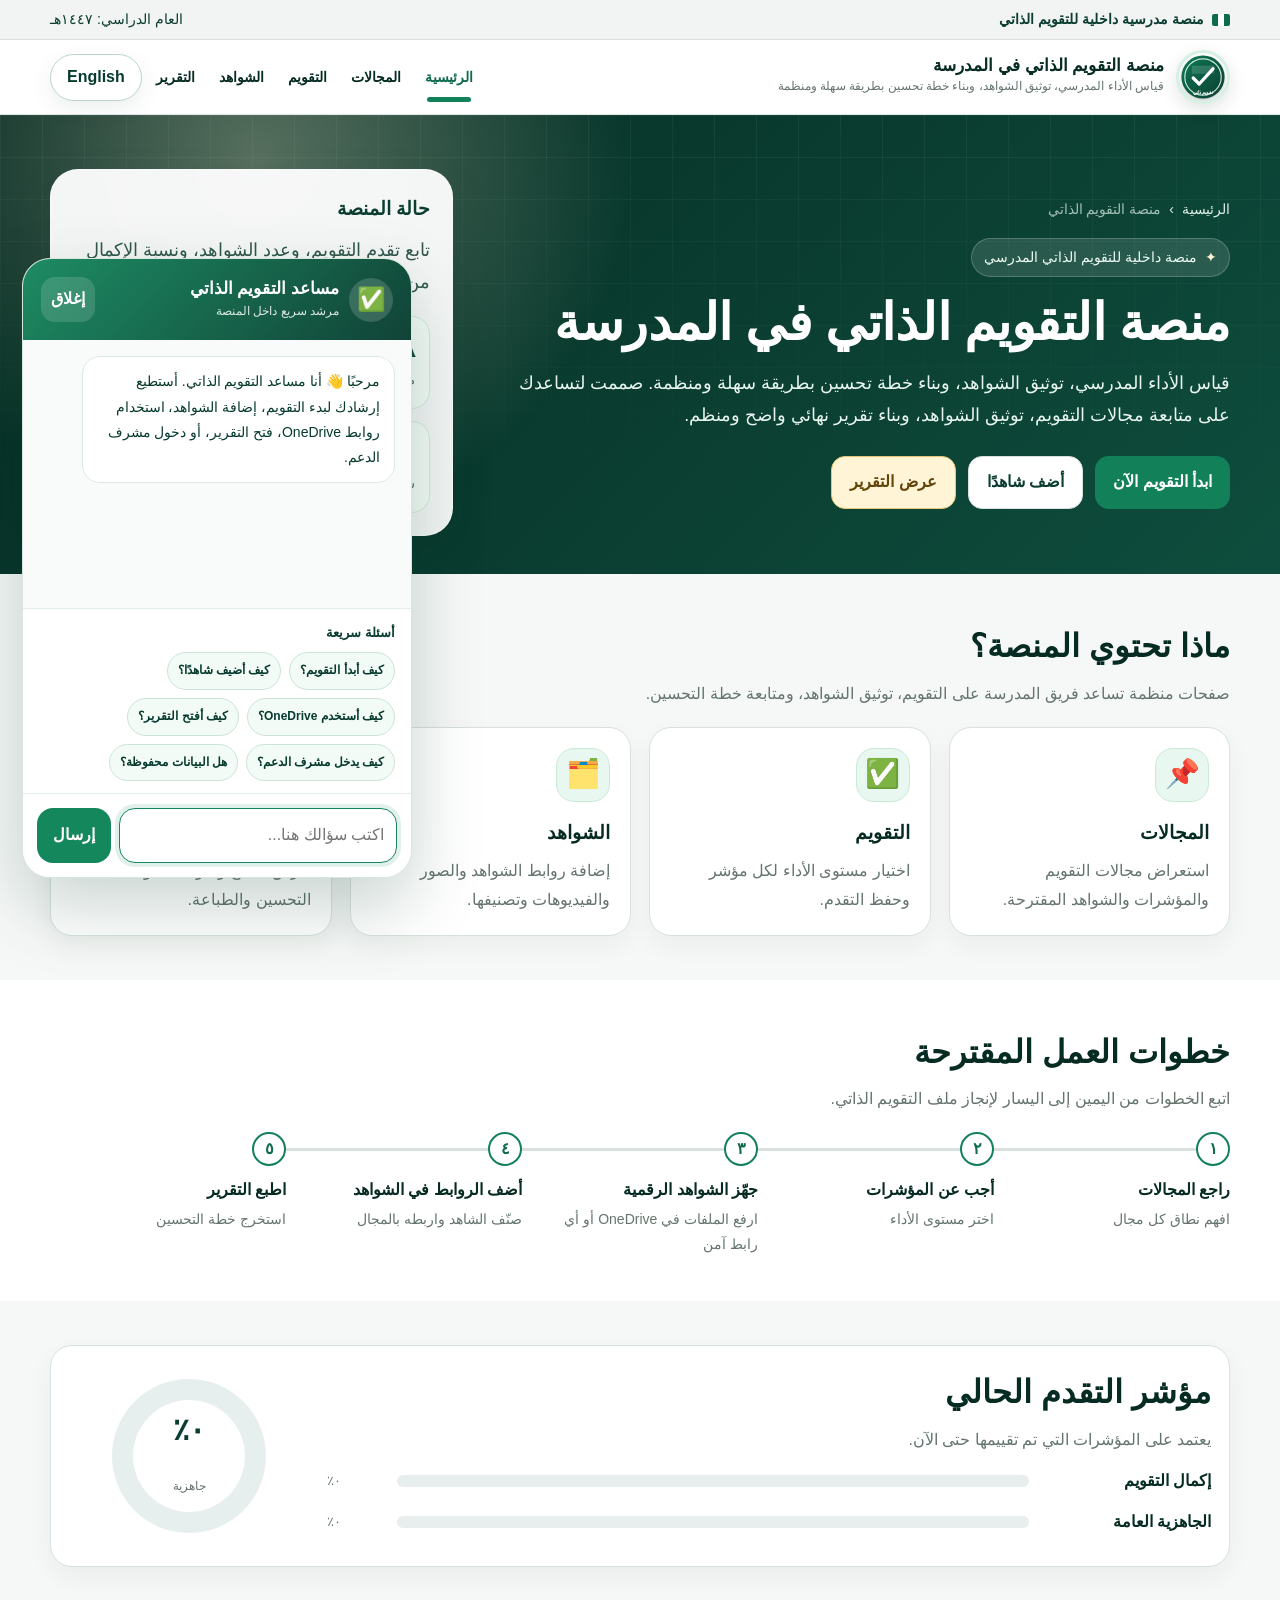
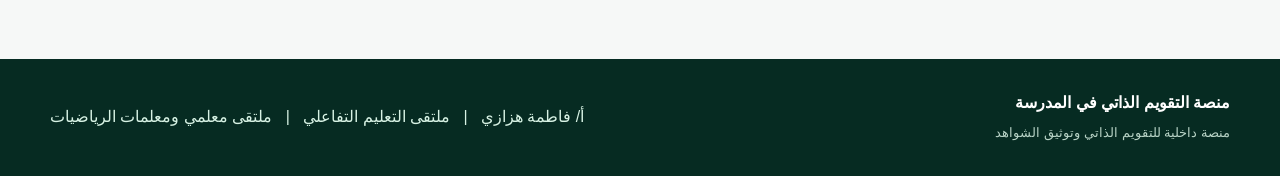
<file: index.html>
<!DOCTYPE html>
<html lang="ar" dir="rtl">
<head>
  <meta charset="utf-8">
  <meta name="viewport" content="width=device-width, initial-scale=1">
  <title>منصة التقويم الذاتي في المدرسة</title>
  <meta name="description" content="منصة التقويم الذاتي المدرسي متعددة الصفحات">
  <link rel="icon" href="assets/img/logo.svg">
  <link rel="stylesheet" href="assets/css/styles.css">
</head>
<body>
<div id="appHeader"></div>
<main id="page"></main>
<div id="appFooter"></div>
<script src="assets/js/data.js?v=2"></script>
<script src="assets/js/main.js?v=2"></script>
<script src="assets/js/home.js?v=2"></script>
<script src="assets/js/i18n.js?v=8"></script>
<script src="assets/js/assistant.js?v=1"></script>
</body>
</html>
</file>
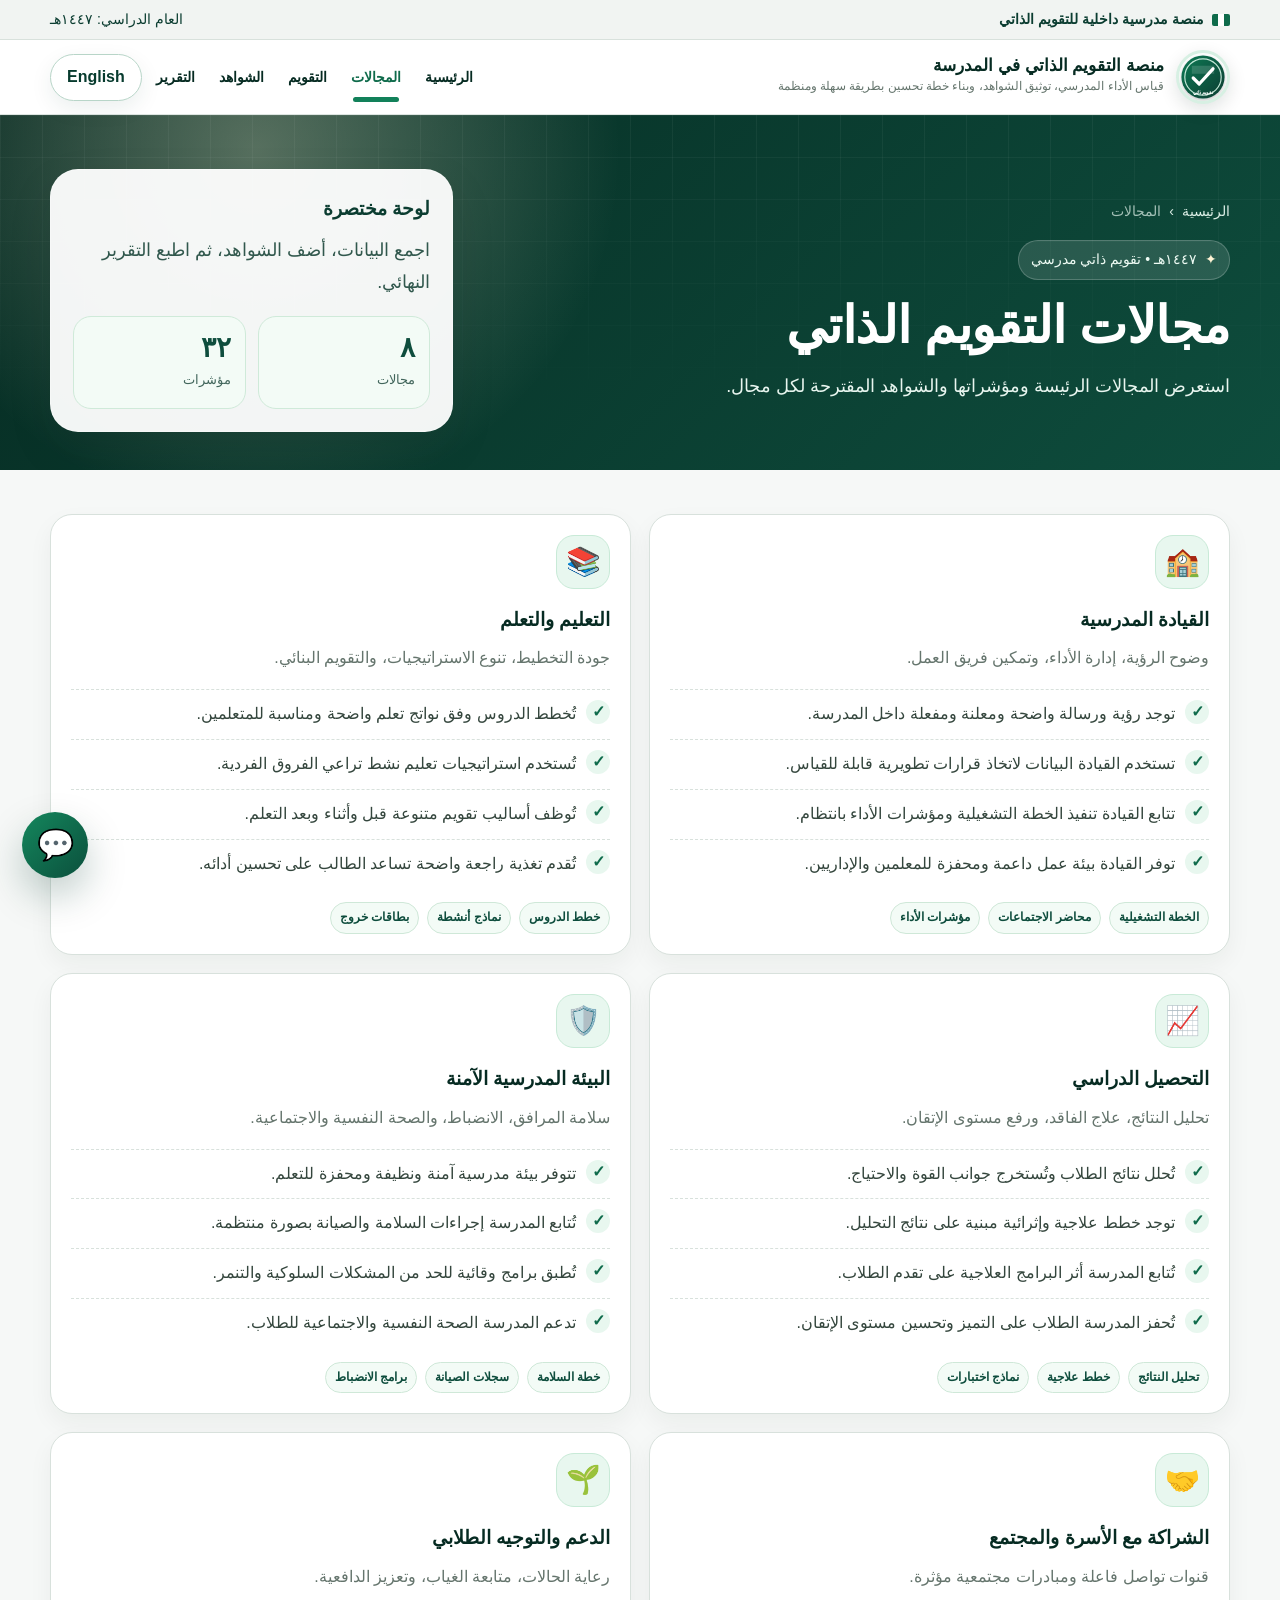
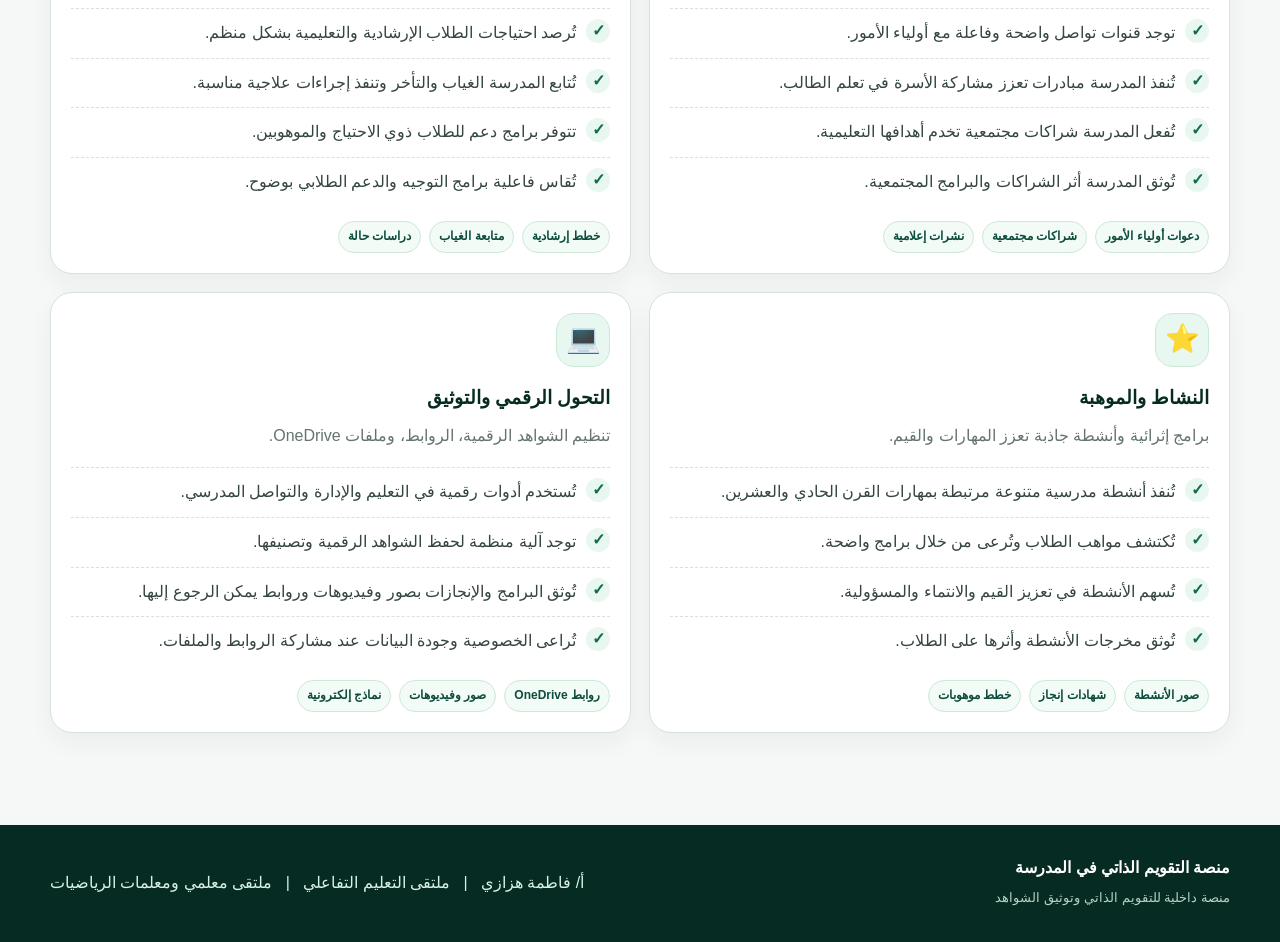
<file: areas.html>
<!DOCTYPE html>
<html lang="ar" dir="rtl">
<head>
  <meta charset="utf-8">
  <meta name="viewport" content="width=device-width, initial-scale=1">
  <title>مجالات التقويم الذاتي</title>
  <meta name="description" content="منصة التقويم الذاتي المدرسي متعددة الصفحات">
  <link rel="icon" href="assets/img/logo.svg">
  <link rel="stylesheet" href="assets/css/styles.css">
</head>
<body>
<div id="appHeader"></div>
<main id="page"></main>
<div id="appFooter"></div>
<script src="assets/js/data.js?v=2"></script>
<script src="assets/js/main.js?v=2"></script>
<script src="assets/js/areas.js?v=3"></script>
<script src="assets/js/i18n.js?v=16"></script>
<script src="assets/js/assistant.js?v=1"></script>
</body>
</html>
</file>
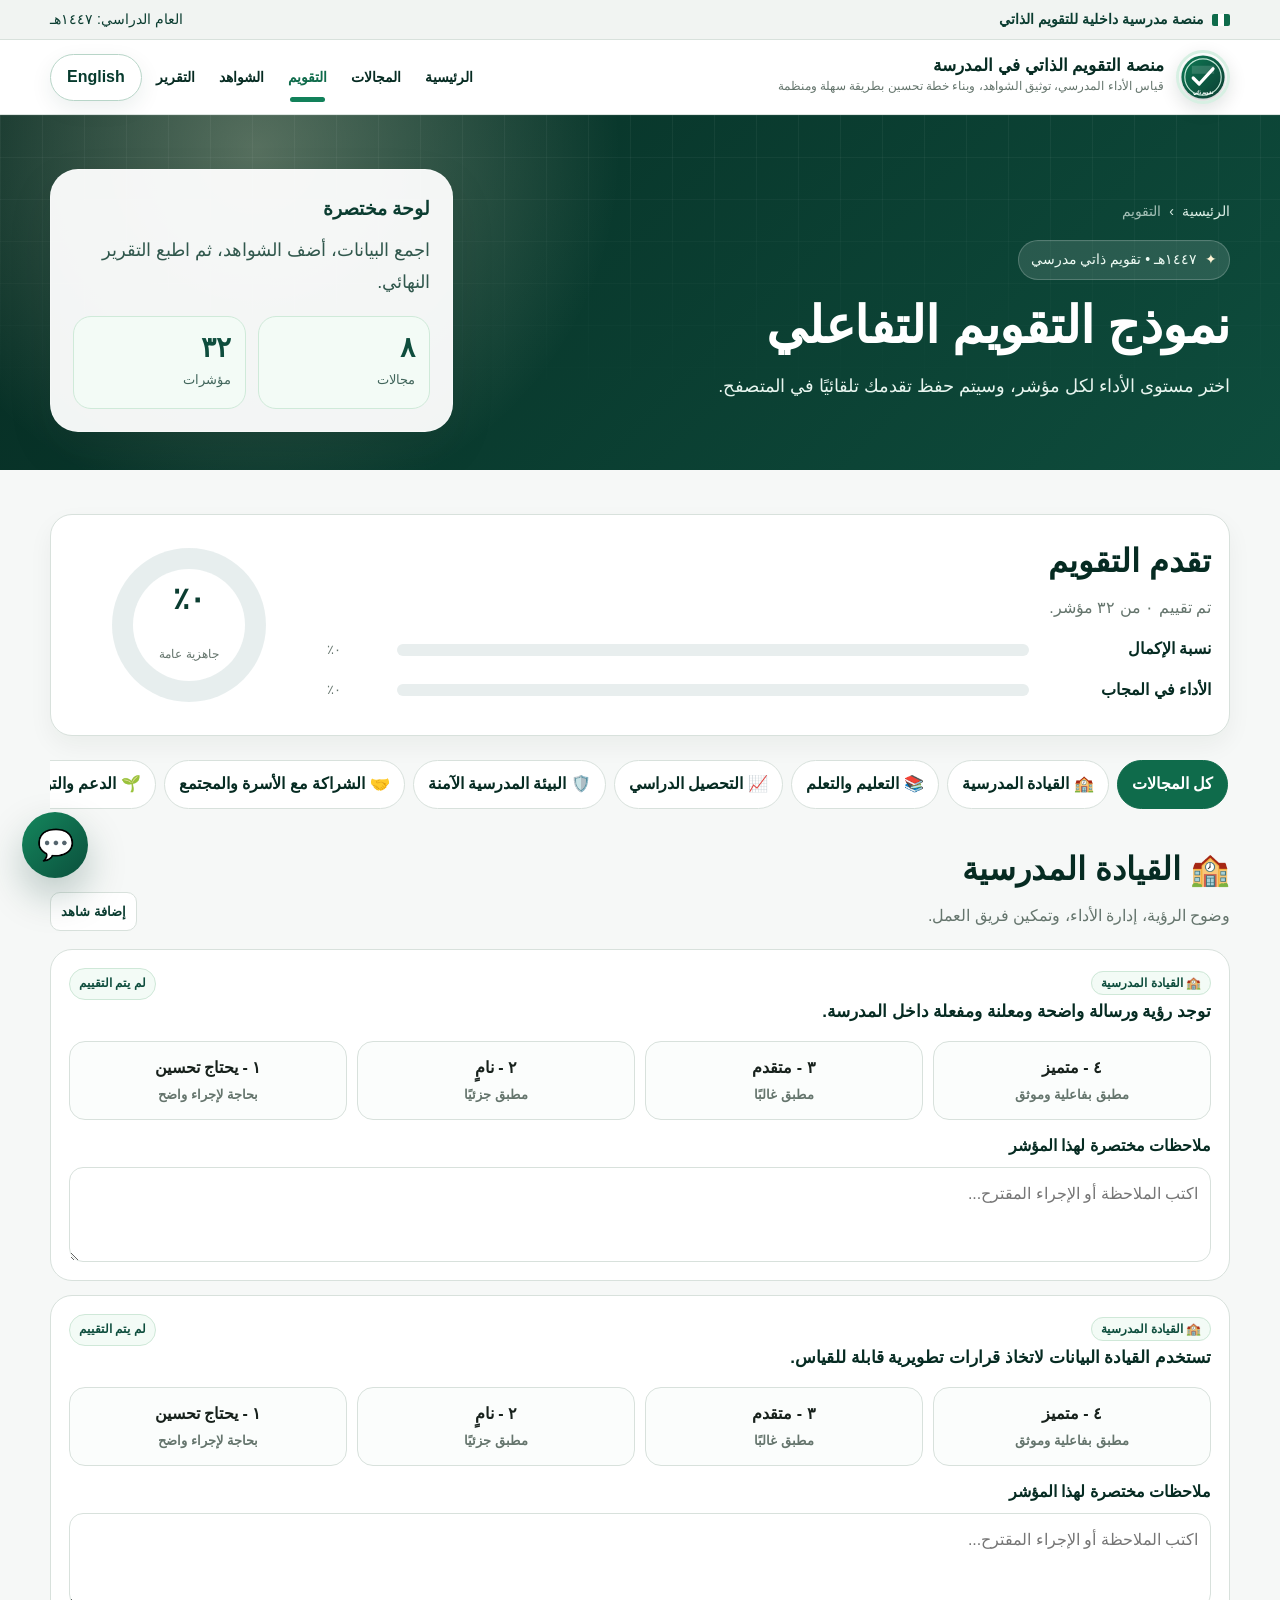
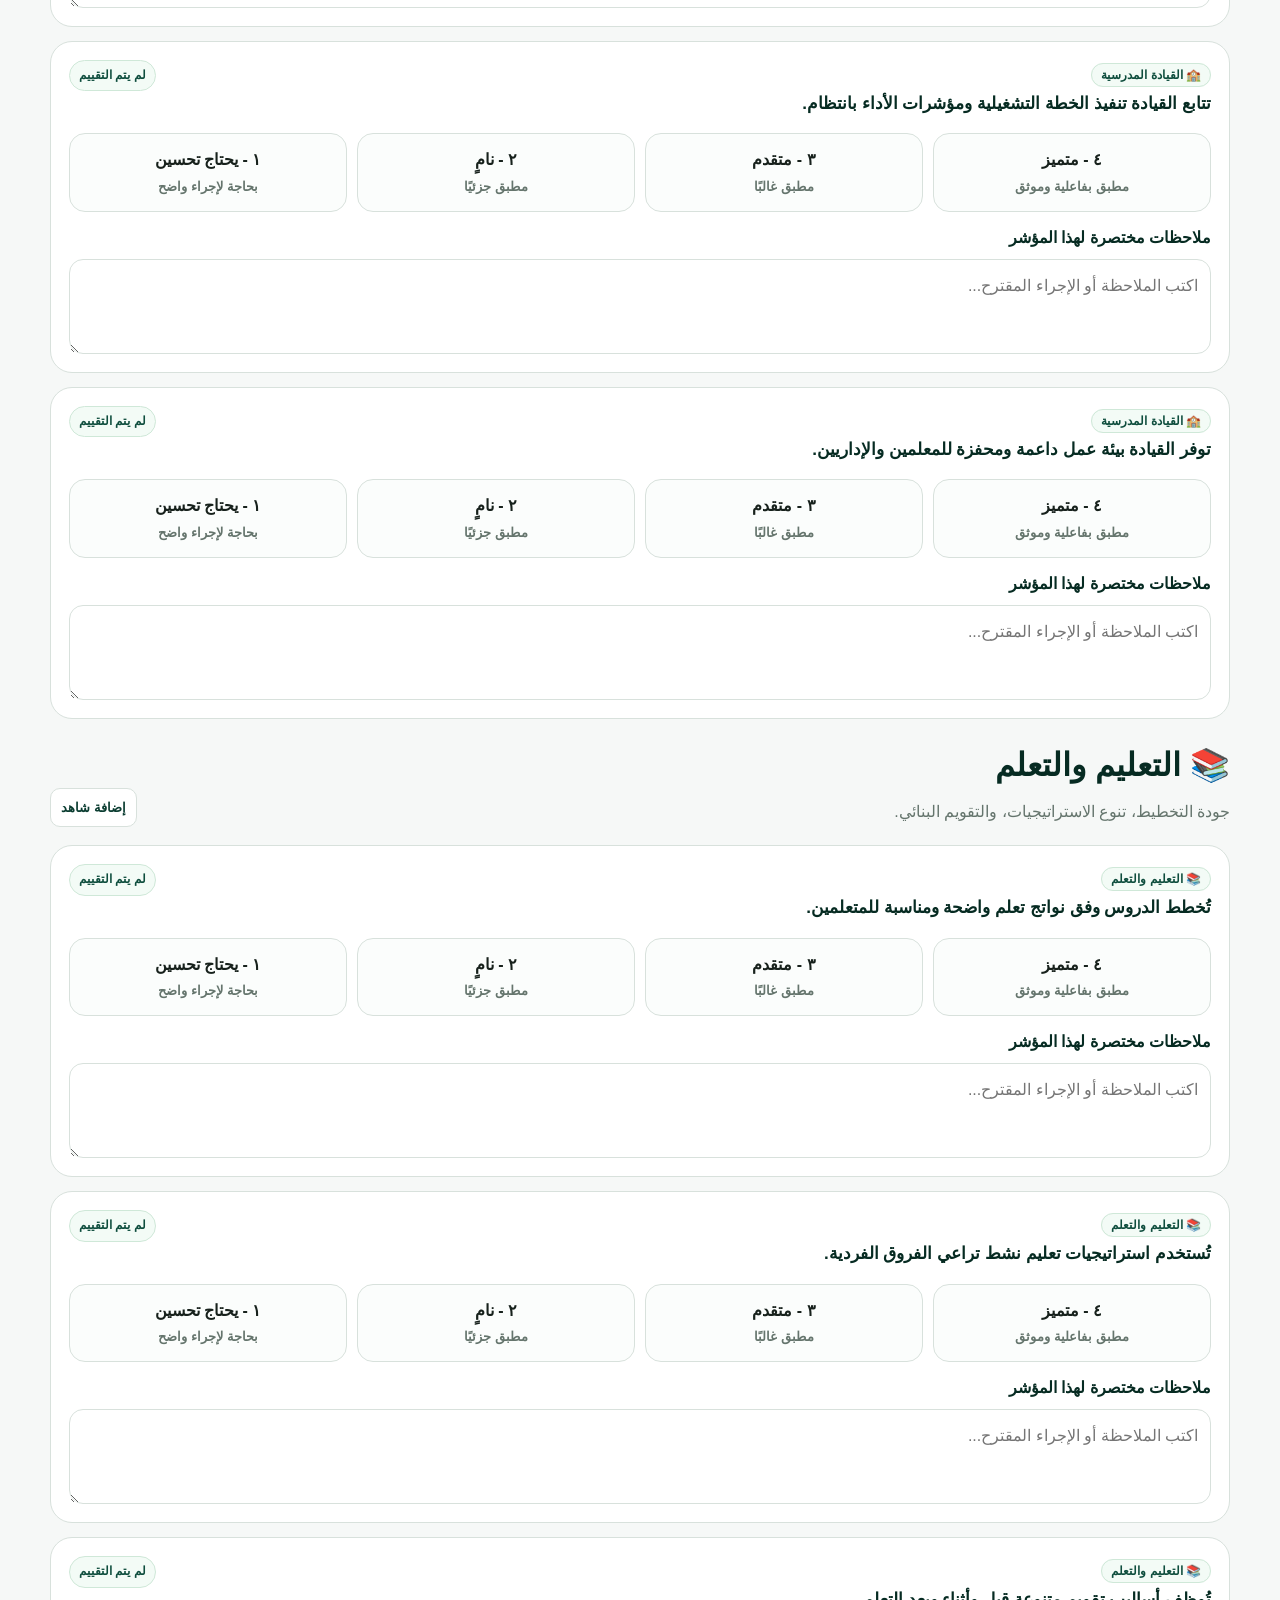
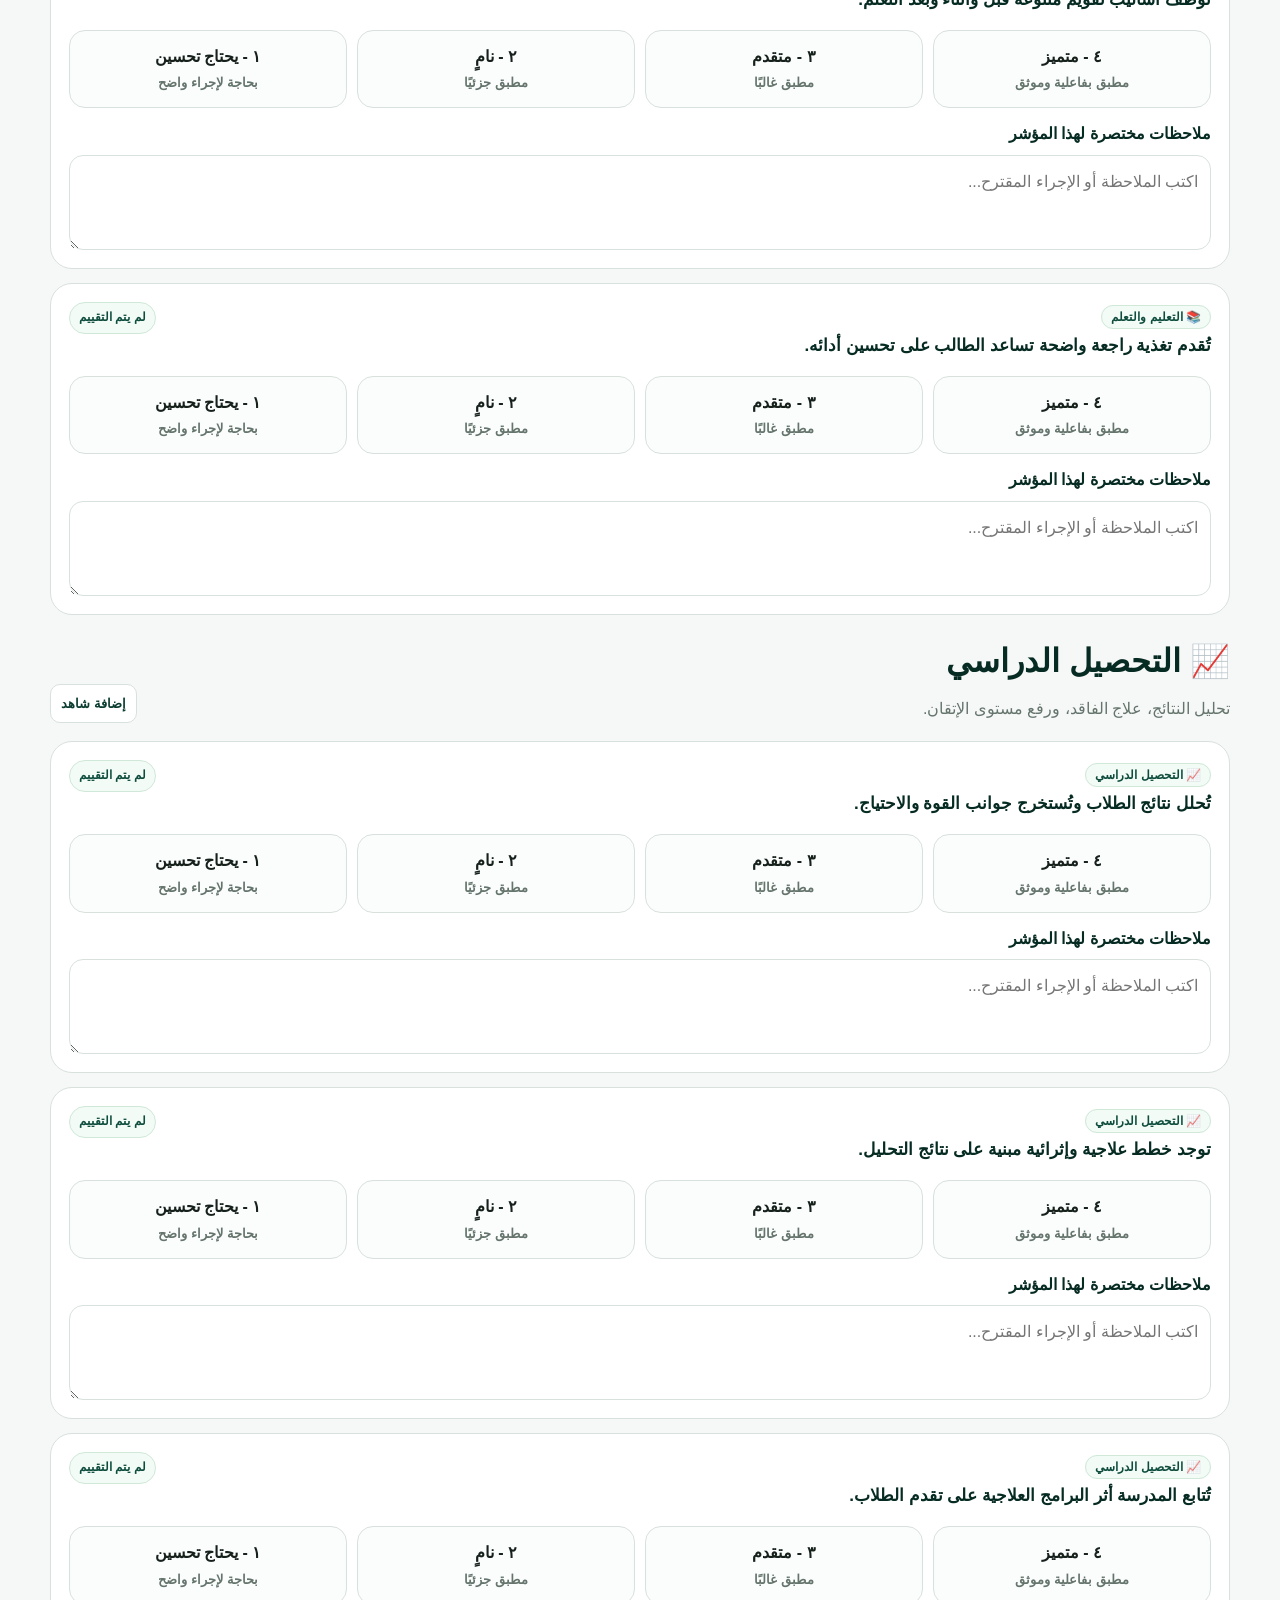
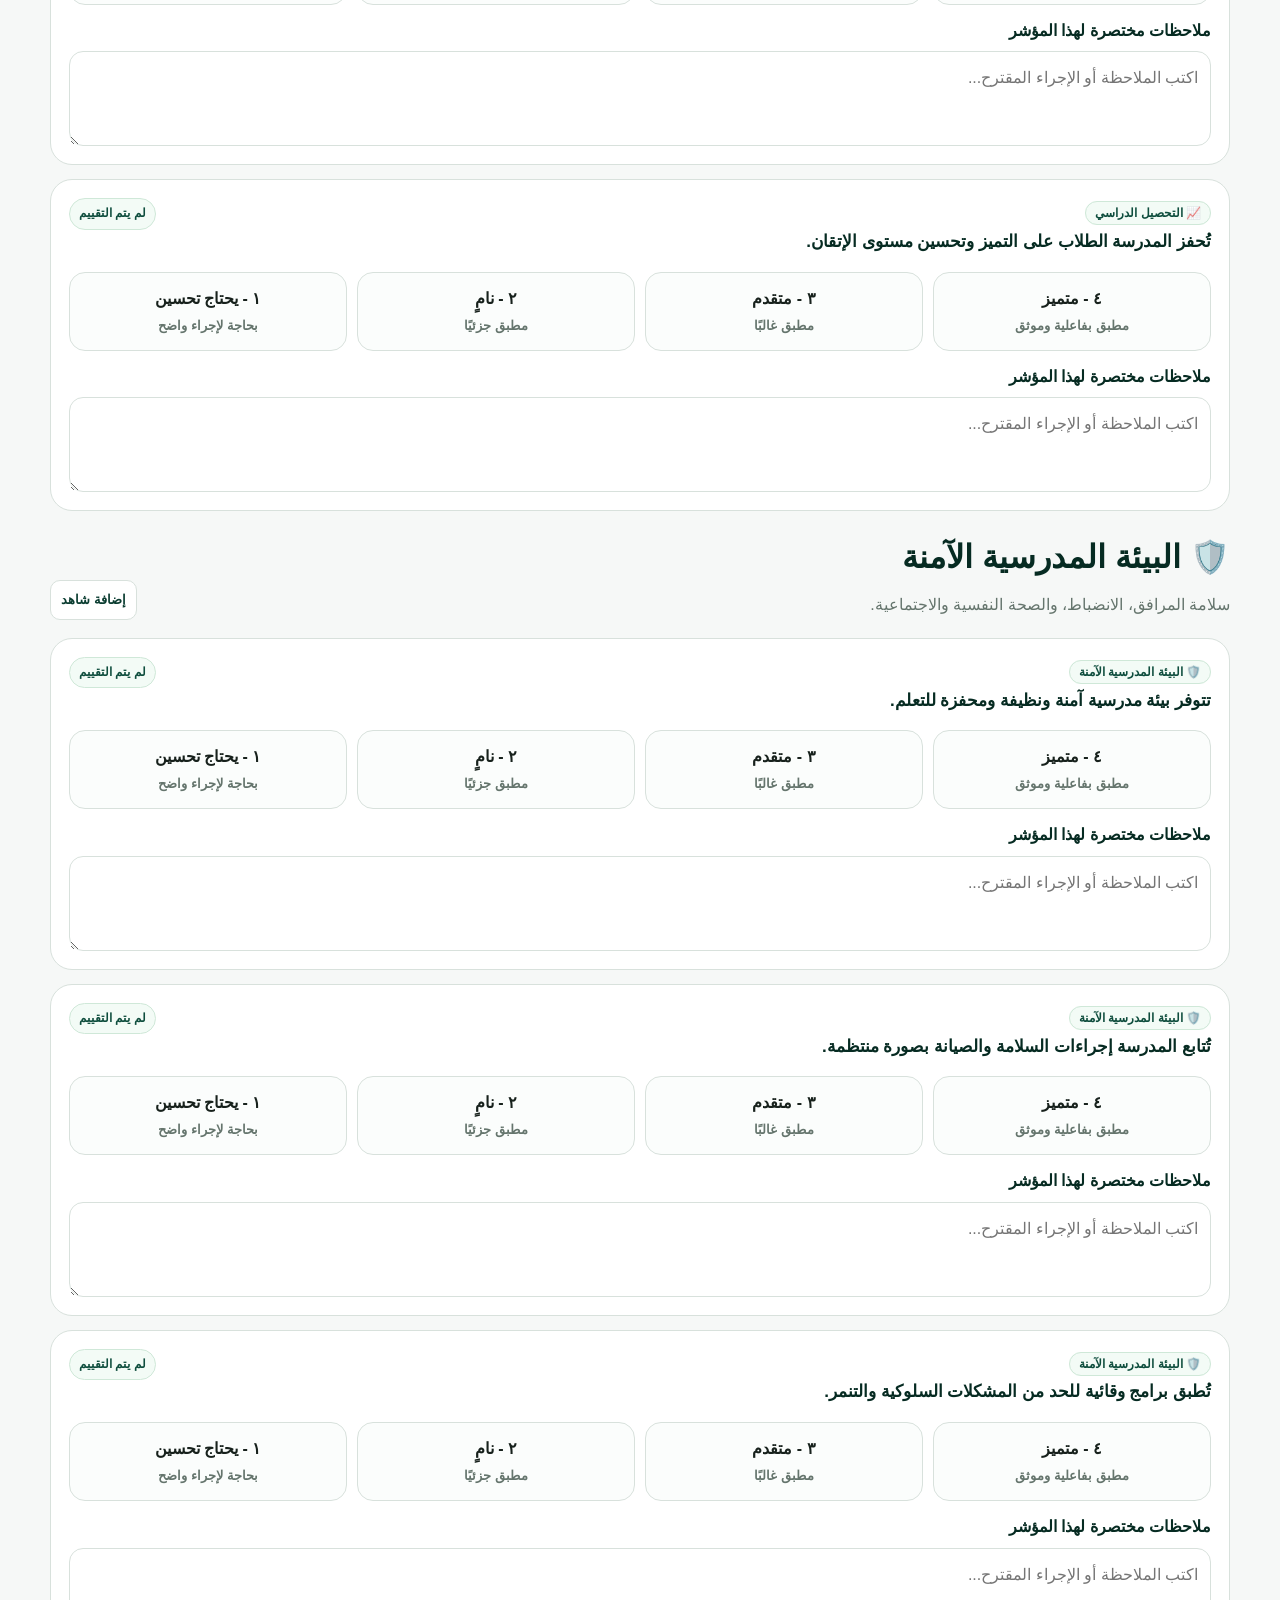
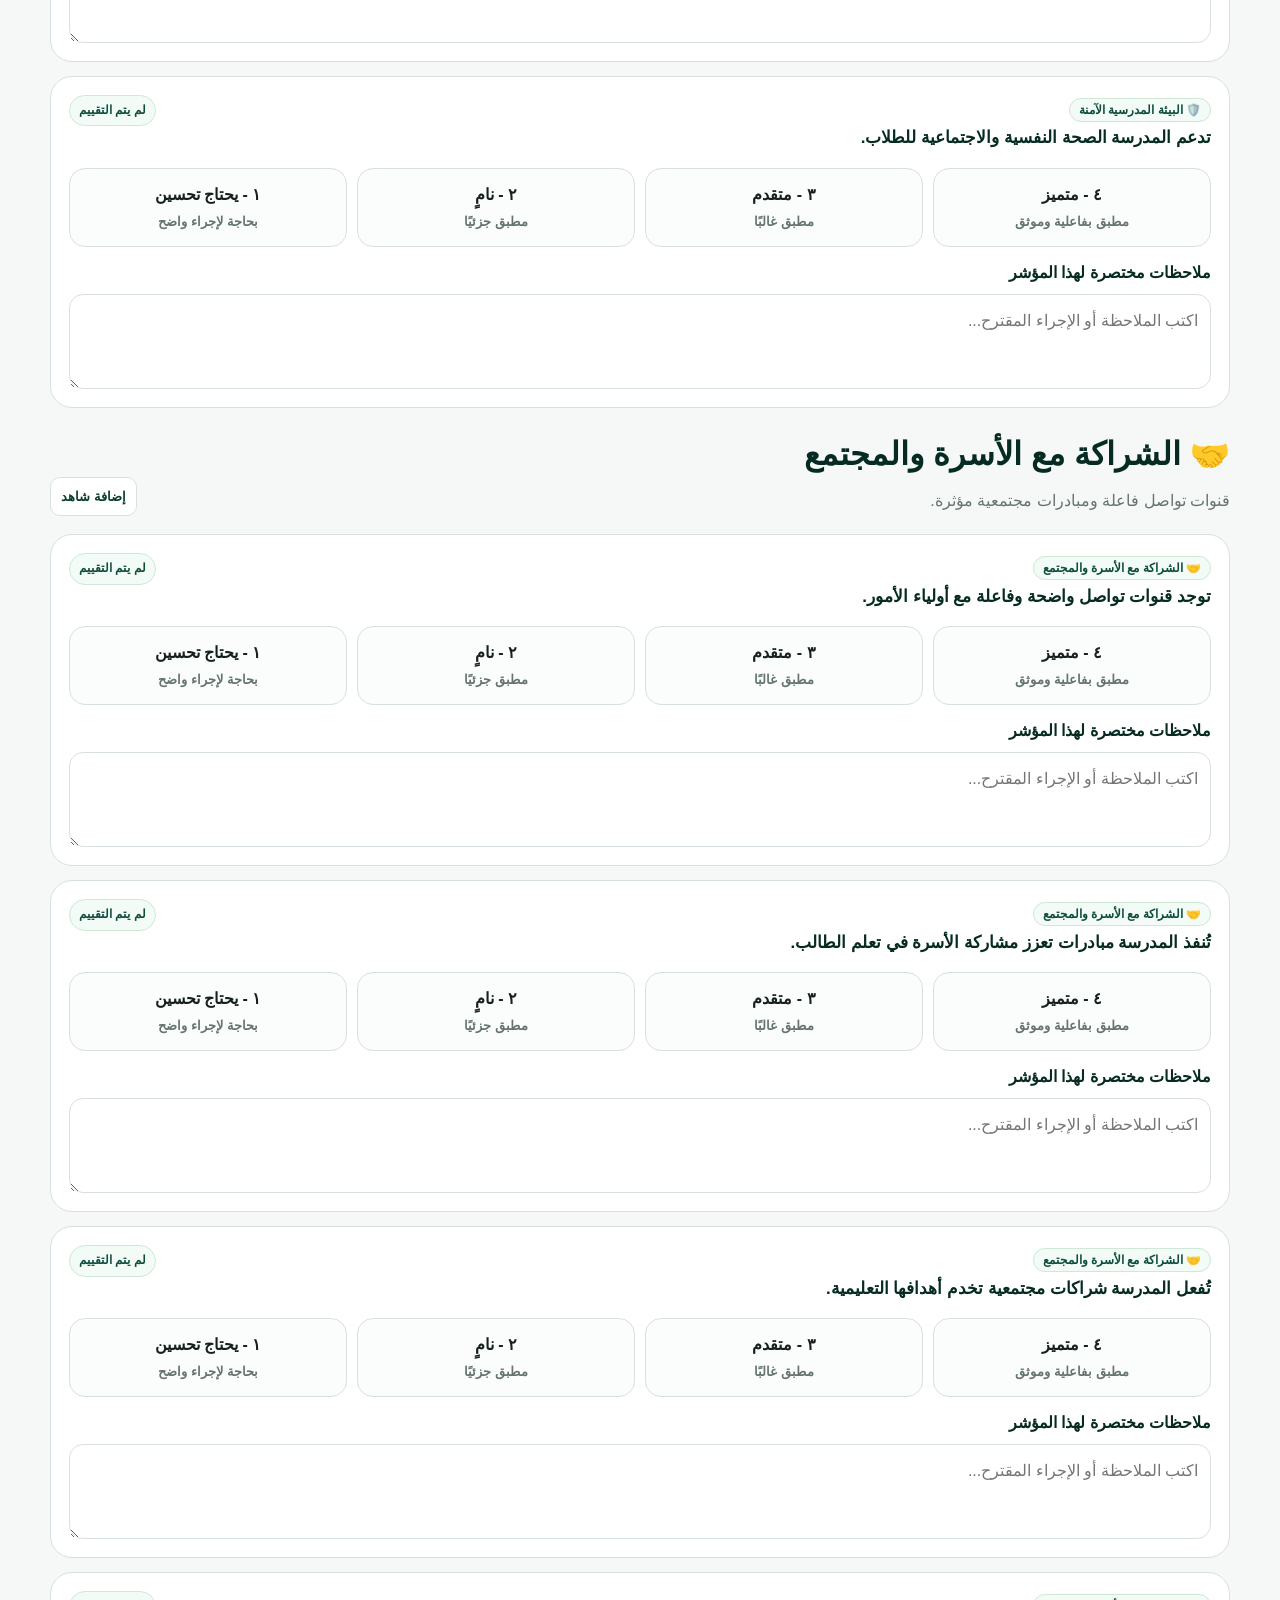
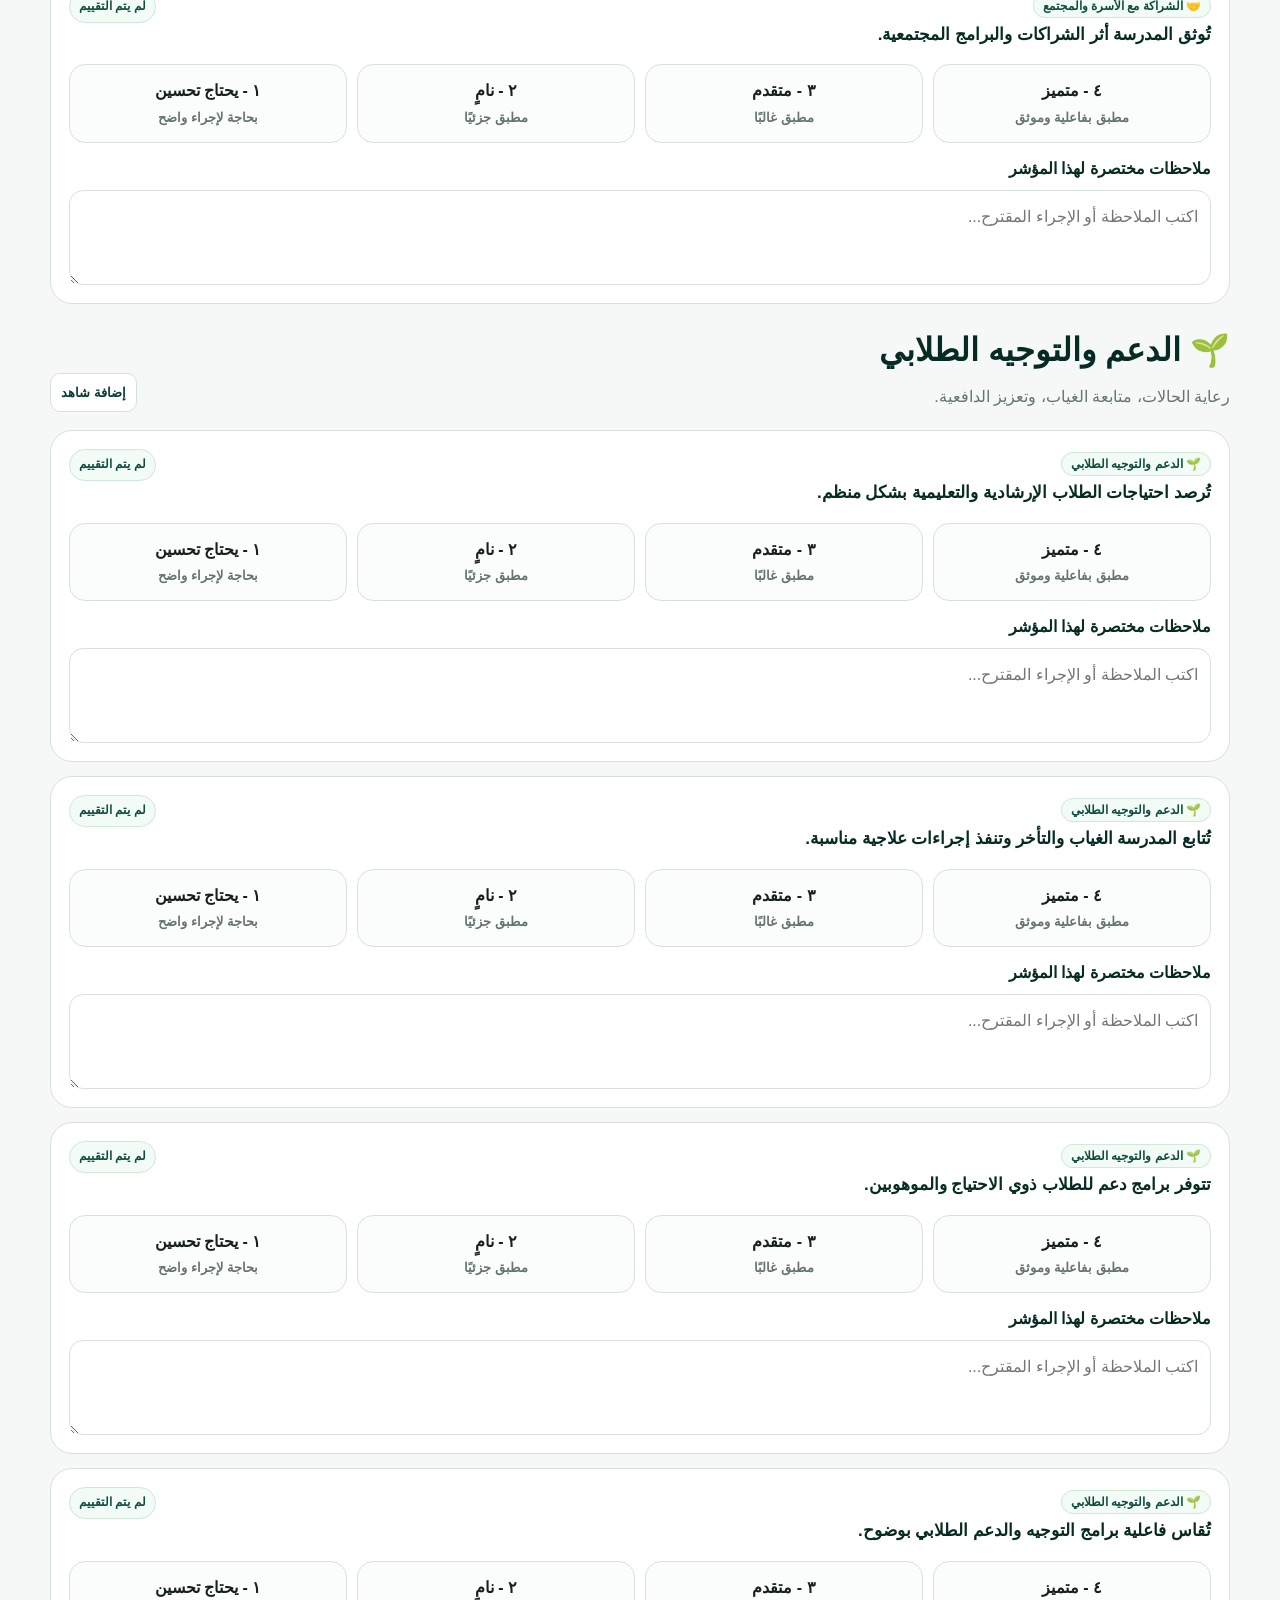
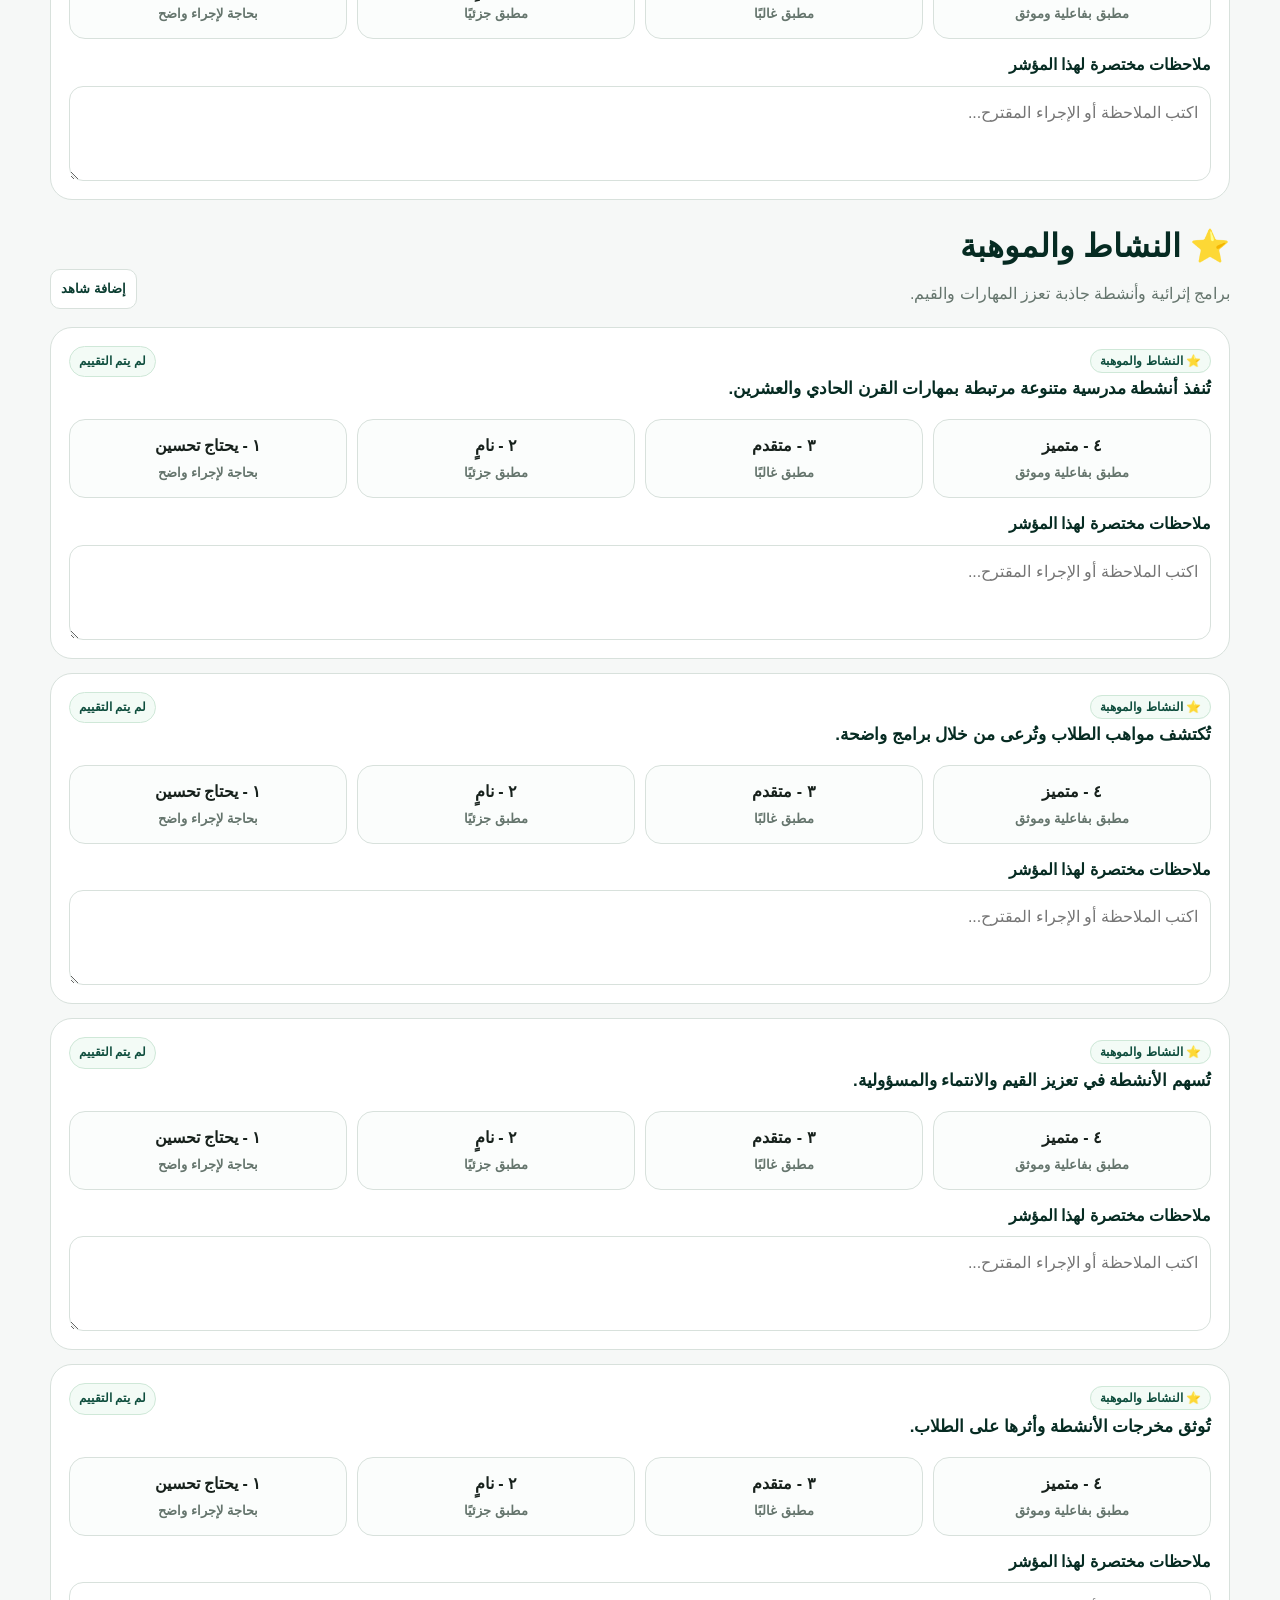
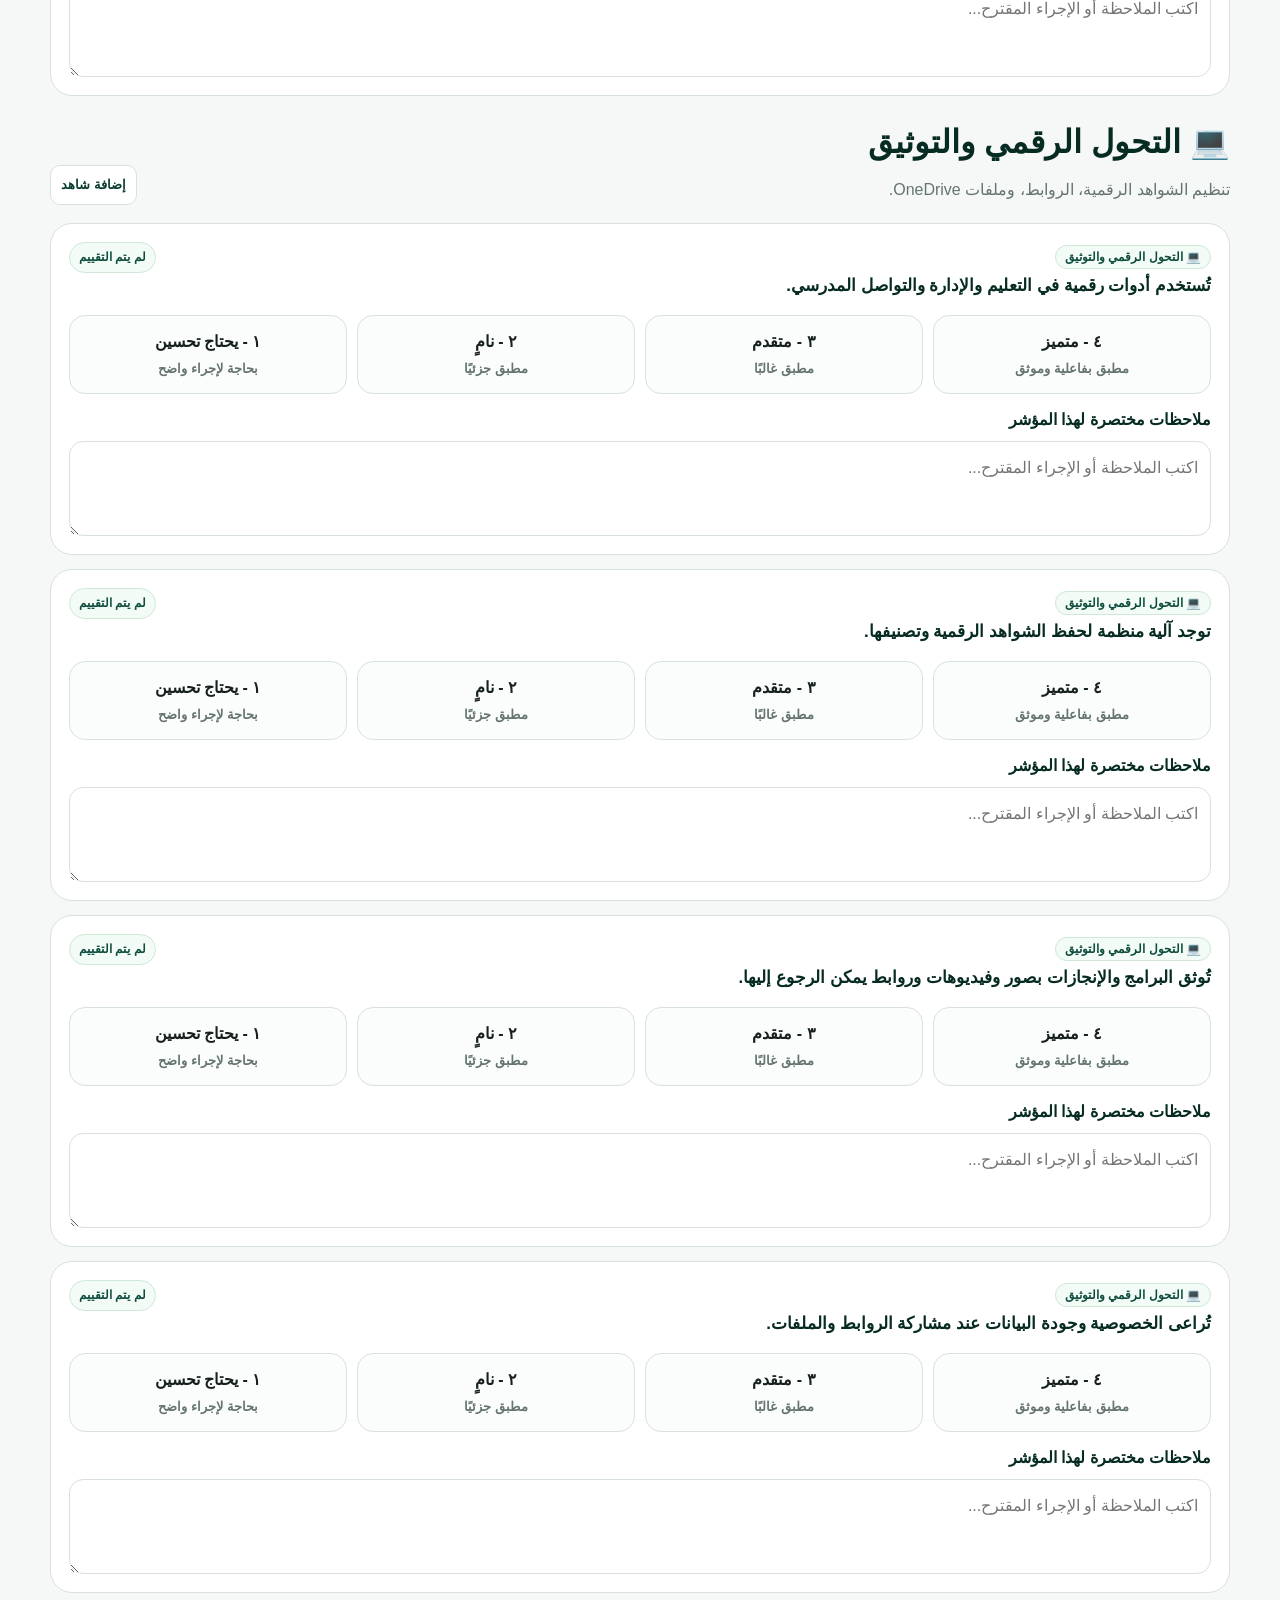
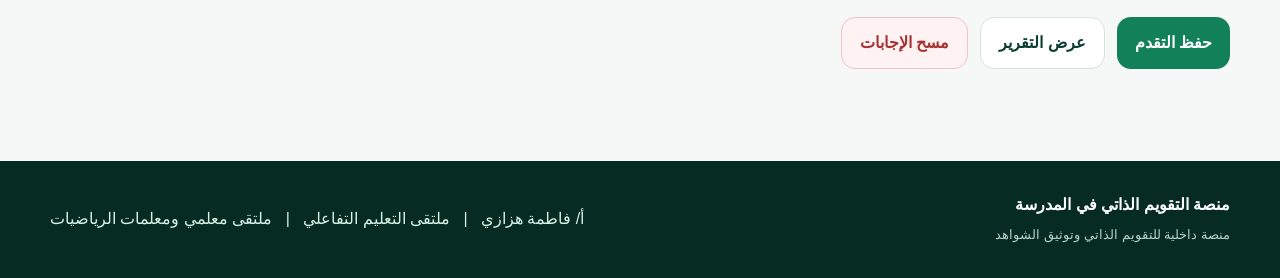
<file: assessment.html>
<!DOCTYPE html>
<html lang="ar" dir="rtl">
<head>
  <meta charset="utf-8">
  <meta name="viewport" content="width=device-width, initial-scale=1">
  <title>نموذج التقويم التفاعلي</title>
  <meta name="description" content="منصة التقويم الذاتي المدرسي متعددة الصفحات">
  <link rel="icon" href="assets/img/logo.svg">
  <link rel="stylesheet" href="assets/css/styles.css?v=2">
</head>
<body>
<div id="appHeader"></div>
<main id="page"></main>
<div id="appFooter"></div>
<script src="assets/js/data.js?v=2"></script>
<script src="assets/js/main.js?v=2"></script>
<script src="assets/js/assessment.js?v=1"></script>
<script src="assets/js/i18n.js?v=19"></script>
<script src="assets/js/assistant.js?v=1"></script>
</body>
</html>
</file>
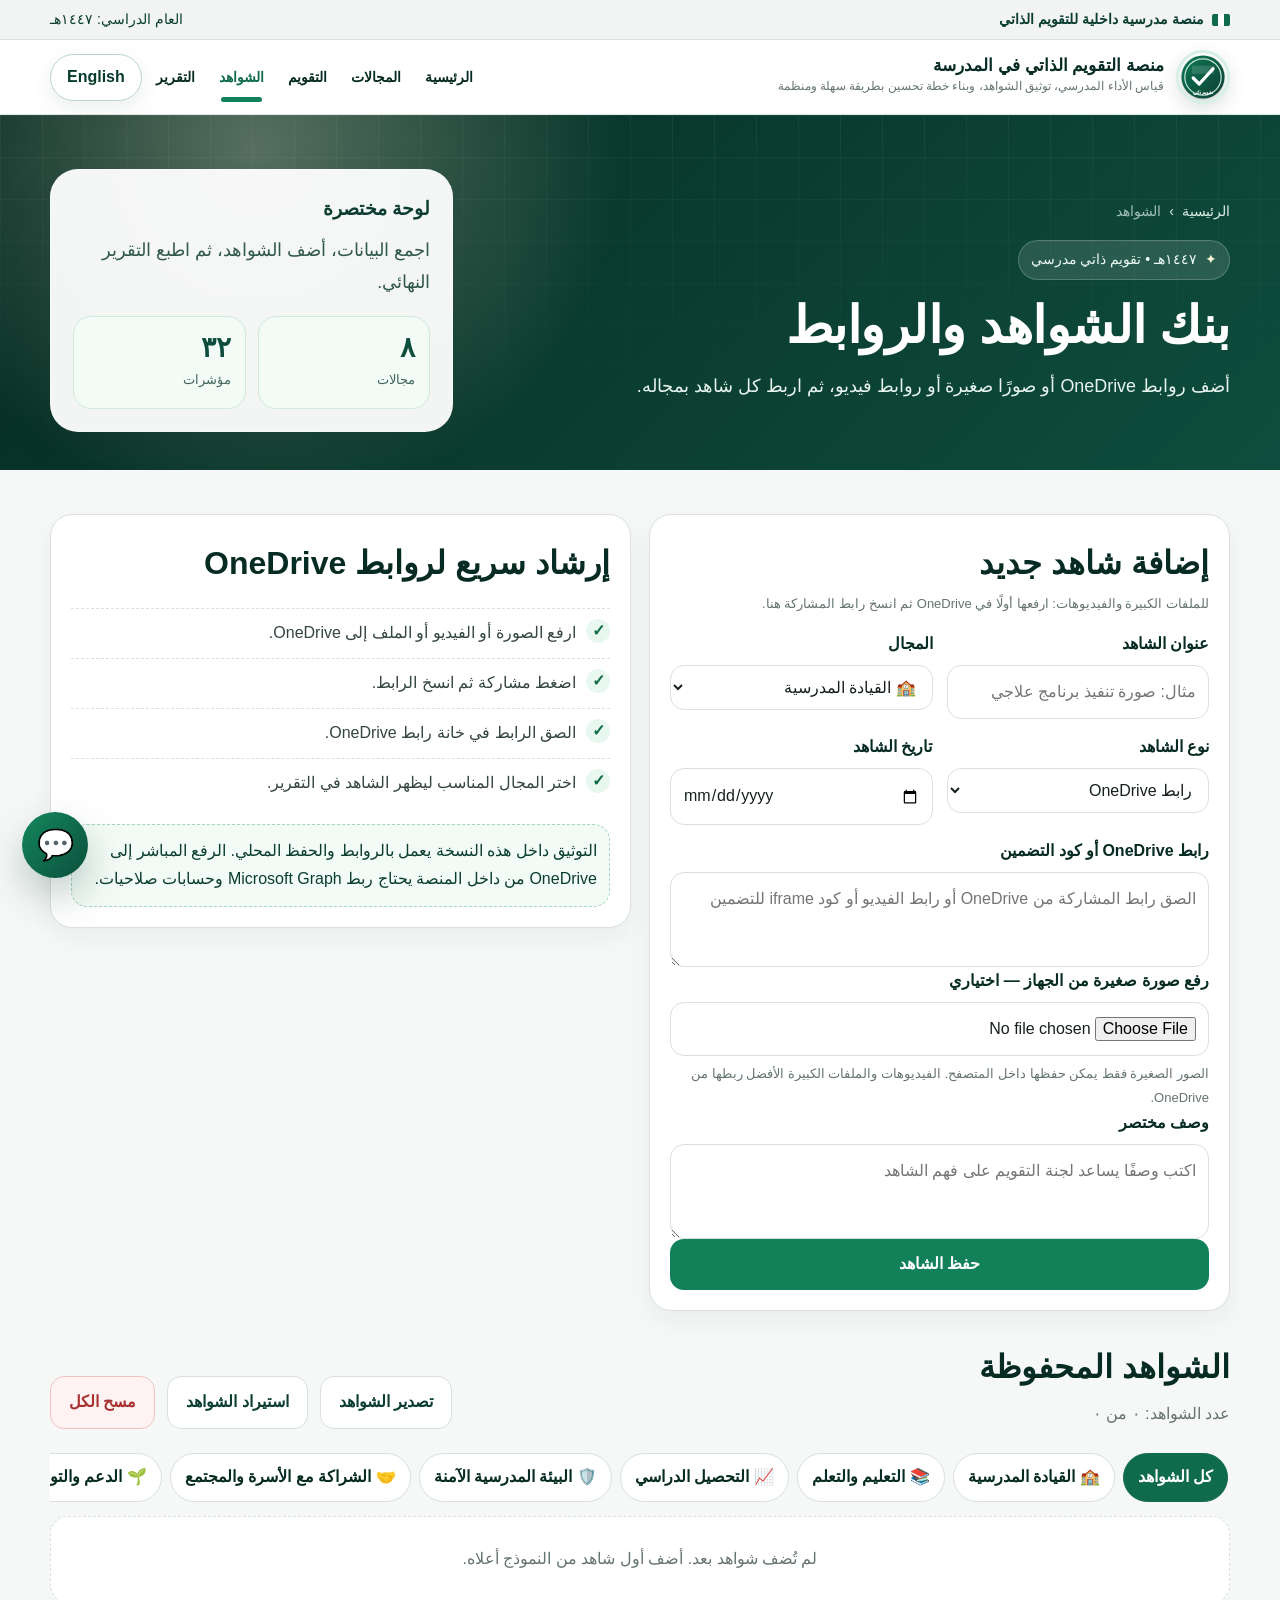
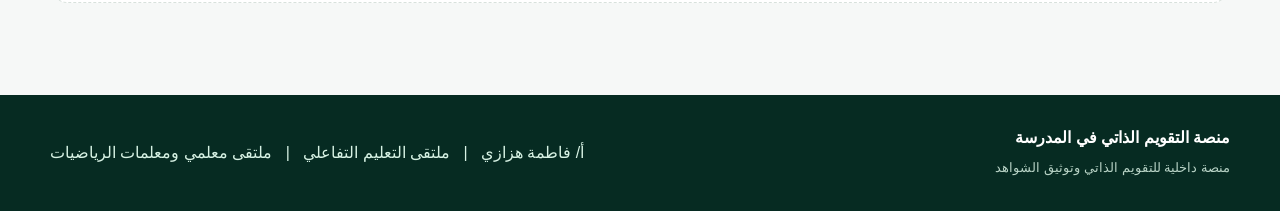
<file: evidence.html>
<!DOCTYPE html>
<html lang="ar" dir="rtl">
<head>
  <meta charset="utf-8">
  <meta name="viewport" content="width=device-width, initial-scale=1">
  <title>بنك الشواهد والروابط</title>
  <meta name="description" content="منصة التقويم الذاتي المدرسي متعددة الصفحات">
  <link rel="icon" href="assets/img/logo.svg">
  <link rel="stylesheet" href="assets/css/styles.css">
</head>
<body>
<div id="appHeader"></div>
<main id="page"></main>
<div id="appFooter"></div>
<script src="assets/js/data.js?v=2"></script>
<script src="assets/js/main.js?v=2"></script>
<script src="assets/js/evidence.js?v=3"></script>
<script src="assets/js/i18n.js?v=21"></script>
<script src="assets/js/assistant.js?v=1"></script>
</body>
</html>
</file>
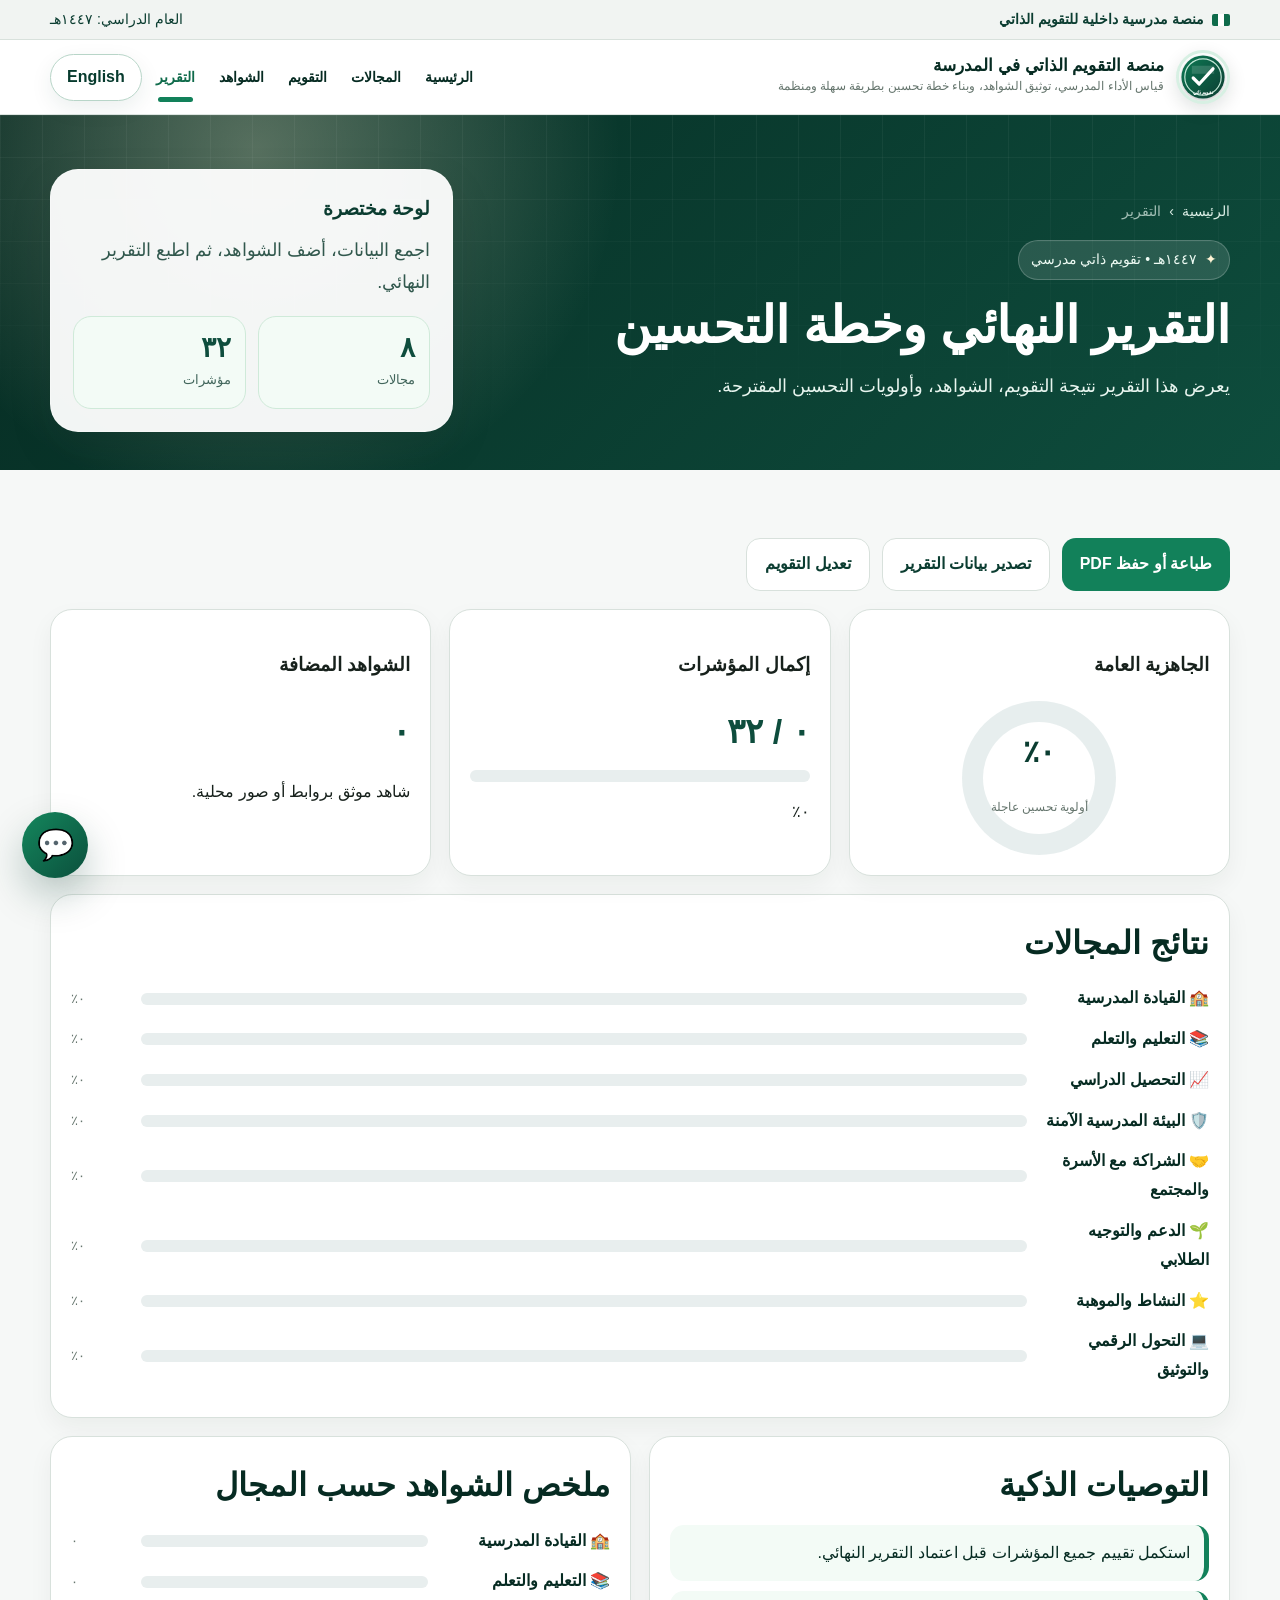
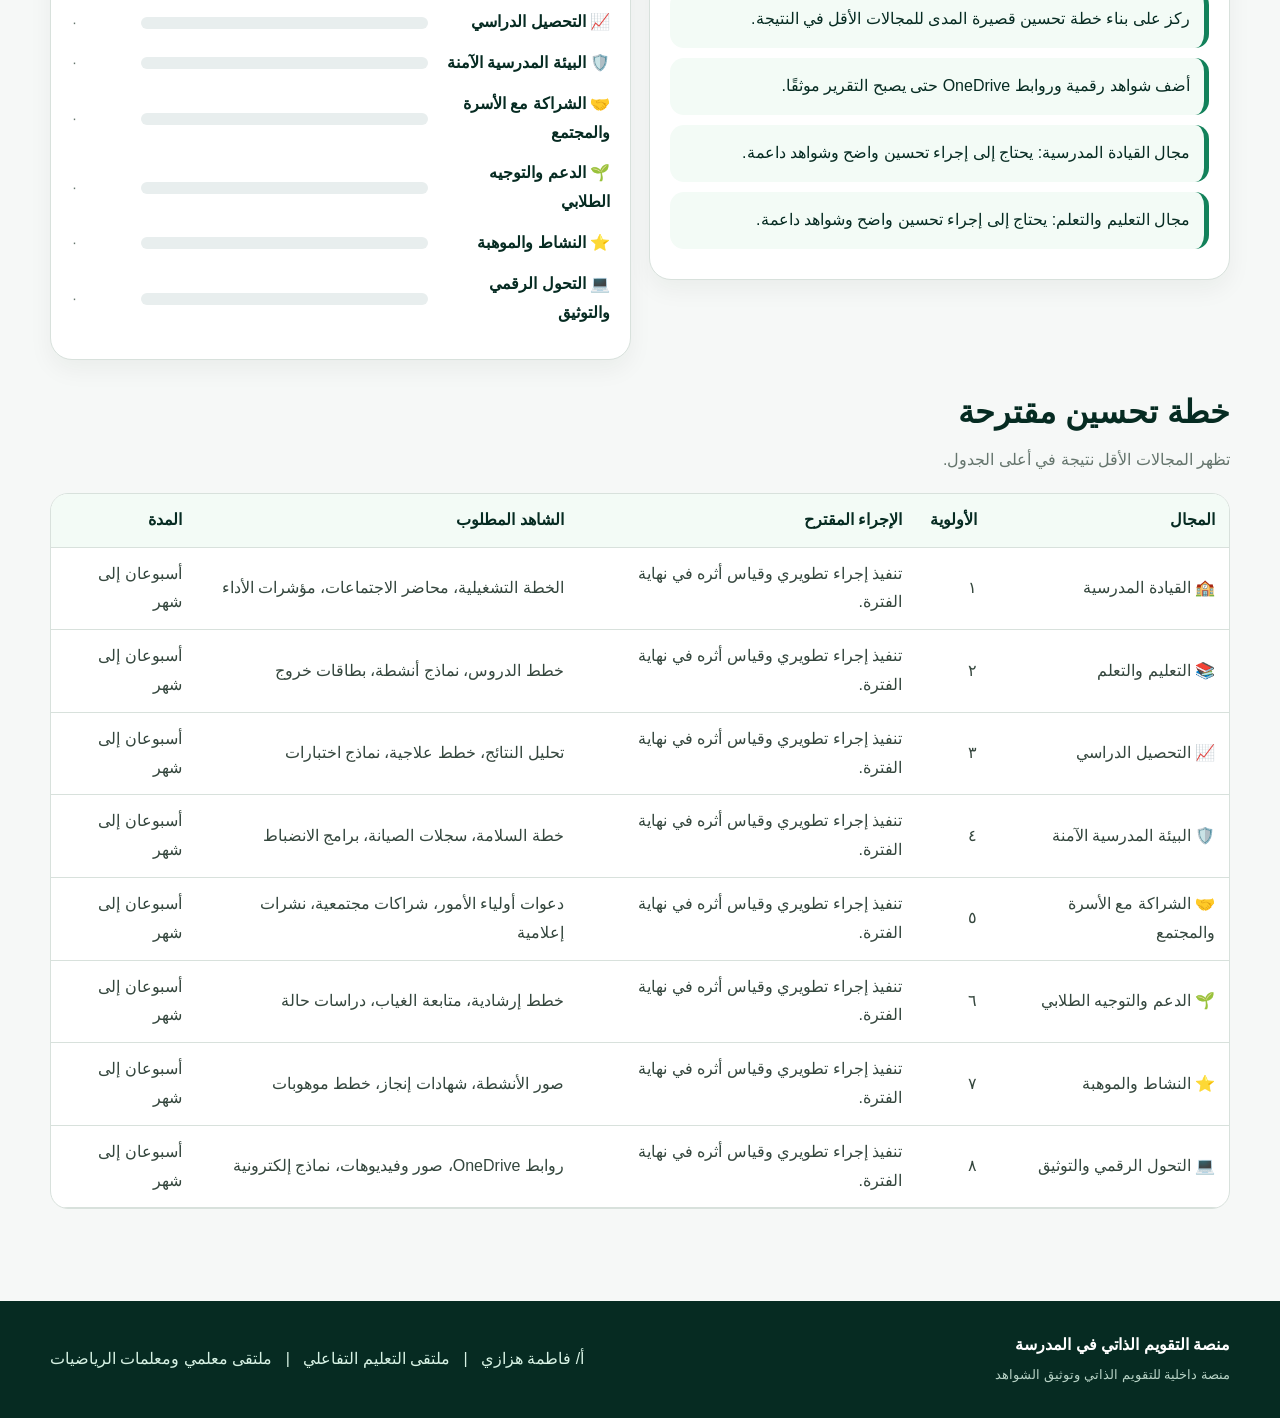
<file: report.html>
<!DOCTYPE html>
<html lang="ar" dir="rtl">
<head>
  <meta charset="utf-8">
  <meta name="viewport" content="width=device-width, initial-scale=1">
  <title>التقرير النهائي</title>
  <meta name="description" content="منصة التقويم الذاتي المدرسي متعددة الصفحات">
  <link rel="icon" href="assets/img/logo.svg">
  <link rel="stylesheet" href="assets/css/styles.css">
</head>
<body>
<div id="appHeader"></div>
<main id="page"></main>
<div id="appFooter"></div>
<script src="assets/js/data.js?v=2"></script>
<script src="assets/js/main.js?v=2"></script>
<script src="assets/js/report.js?v=1"></script>
<script src="assets/js/i18n.js?v=22"></script>
<script src="assets/js/assistant.js?v=1"></script>
</body>
</html>
</file>
<file: assets/css/styles.css>
:root{
  --green-950:#062b22;
  --green-900:#0b3d31;
  --green-800:#0e4d3d;
  --green-700:#0f6b4b;
  --green-600:#12815a;
  --green-100:#e8f7ef;
  --green-50:#f3fbf6;
  --gold:#b78b2a;
  --gold-100:#fff4d5;
  --ink:#17211c;
  --muted:#65756d;
  --line:#d8e1dc;
  --bg:#f6f8f7;
  --white:#fff;
  --danger:#a83232;
  --shadow:0 18px 45px rgba(8,33,25,.10);
  --radius:22px;
}
*{box-sizing:border-box}
html{scroll-behavior:smooth}
body{margin:0;background:var(--bg);color:var(--ink);font-family:"IBM Plex Sans Arabic","Tajawal","Segoe UI",Tahoma,Arial,sans-serif;line-height:1.8;direction:rtl}
a{color:inherit;text-decoration:none}
button,input,select,textarea{font:inherit}
.container{width:min(1180px,calc(100% - 32px));margin-inline:auto}
.gov-strip{background:#f1f4f2;border-bottom:1px solid var(--line);font-size:14px;color:var(--green-900)}
.gov-strip .container{display:flex;align-items:center;justify-content:space-between;gap:12px;padding:7px 0;flex-wrap:wrap}
.gov-strip .badge{display:inline-flex;align-items:center;gap:8px;font-weight:700}
.gov-strip .badge:before{content:"";width:18px;height:12px;border-radius:2px;background:linear-gradient(90deg,#0f6b4b 0 33%,#fff 33% 66%,#0f6b4b 66%)}
.site-header{position:sticky;top:0;z-index:50;background:rgba(255,255,255,.94);backdrop-filter:blur(14px);border-bottom:1px solid rgba(216,225,220,.85)}
.nav{height:74px;display:flex;align-items:center;justify-content:space-between;gap:18px}
.brand{display:flex;align-items:center;gap:12px;min-width:max-content}
.brand-logo{width:54px;height:54px;border-radius:50%;object-fit:cover;border:3px solid #d7f0e3;background:#fff;box-shadow:0 6px 18px rgba(8,33,25,.12)}
.brand strong{display:block;color:var(--green-950);font-size:17px;line-height:1.4}.brand span{display:block;color:var(--muted);font-size:12px;margin-top:-2px}
.nav-links{display:flex;align-items:center;justify-content:center;gap:4px;flex-wrap:wrap}
.nav-link{position:relative;padding:20px 10px;border-radius:12px;color:var(--green-950);font-weight:700;font-size:14px;white-space:nowrap}
.nav-link:hover{background:var(--green-50)}.nav-link.active{color:var(--green-700)}.nav-link.active:after{content:"";position:absolute;inset-inline:12px;bottom:8px;height:5px;border-radius:99px;background:var(--green-600)}
.menu-toggle{display:none;border:1px solid var(--line);background:#fff;border-radius:12px;padding:9px 12px;color:var(--green-900);font-weight:800}.menu-toggle span{font-size:22px;vertical-align:middle}
.hero{position:relative;overflow:hidden;background:radial-gradient(circle at 20% 10%,rgba(255,244,213,.32),transparent 34%),linear-gradient(135deg,var(--green-950),var(--green-800));color:#fff;padding:54px 0 38px}
.hero:before{content:"";position:absolute;inset:0;background-image:linear-gradient(rgba(255,255,255,.05) 1px,transparent 1px),linear-gradient(90deg,rgba(255,255,255,.05) 1px,transparent 1px);background-size:42px 42px;mask-image:linear-gradient(#000,transparent 84%)}
.hero-content{position:relative;display:grid;grid-template-columns:1.3fr .7fr;gap:28px;align-items:center}.crumbs{display:flex;gap:8px;align-items:center;color:#dceee6;font-size:14px;margin-bottom:16px;flex-wrap:wrap}.crumbs .current{opacity:.72}
.kicker{display:inline-flex;gap:8px;align-items:center;background:rgba(255,255,255,.12);border:1px solid rgba(255,255,255,.2);border-radius:999px;padding:6px 12px;font-size:14px;color:#eefbf4}.kicker:before{content:"✦";color:var(--gold-100)}
h1{font-size:clamp(28px,4vw,54px);line-height:1.25;margin:14px 0 12px;letter-spacing:-.5px} .hero p{font-size:clamp(16px,1.4vw,20px);color:#e8f5ef;margin:0;max-width:740px}.hero-actions{display:flex;gap:12px;flex-wrap:wrap;margin-top:24px}
.hero-card{background:rgba(255,255,255,.95);color:var(--ink);border-radius:28px;padding:22px;box-shadow:var(--shadow);border:1px solid rgba(255,255,255,.3)}.hero-card h3{margin:0 0 8px;color:var(--green-900)}
.mini-stats{display:grid;grid-template-columns:repeat(2,1fr);gap:12px;margin-top:18px}.mini-stat{padding:14px;background:var(--green-50);border:1px solid #cfead9;border-radius:18px}.mini-stat strong{display:block;color:var(--green-800);font-size:28px;line-height:1.2}.mini-stat span{font-size:13px;color:var(--muted)}
.section{padding:44px 0}.section-head{display:flex;align-items:end;justify-content:space-between;gap:18px;margin-bottom:18px;flex-wrap:wrap}.section-title{margin:0;color:var(--green-950);font-size:clamp(24px,2.5vw,36px)}.section-sub{margin:4px 0 0;color:var(--muted)}
.grid{display:grid;gap:18px}.grid-2{grid-template-columns:repeat(2,minmax(0,1fr))}.grid-3{grid-template-columns:repeat(3,minmax(0,1fr))}.grid-4{grid-template-columns:repeat(4,minmax(0,1fr))}
.card{background:#fff;border:1px solid var(--line);border-radius:var(--radius);padding:20px;box-shadow:0 10px 24px rgba(8,33,25,.05)}.card:hover{box-shadow:var(--shadow)}.card h3,.card h4{margin:0 0 8px;color:var(--green-950)}.card p{margin:0;color:var(--muted)}
.icon-pill{width:54px;height:54px;border-radius:18px;background:var(--green-100);display:grid;place-items:center;font-size:28px;margin-bottom:14px;border:1px solid #c8ead7}.check-list{list-style:none;margin:16px 0 0;padding:0}.check-list li{display:flex;align-items:flex-start;gap:10px;border-top:1px dashed var(--line);padding:10px 0;color:#34463d}.check-list li:before{content:"✓";color:var(--green-700);font-weight:900;background:var(--green-100);width:24px;height:24px;display:grid;place-items:center;border-radius:50%;line-height:1;flex:none}
.btn{border:0;border-radius:14px;padding:11px 18px;font-weight:800;cursor:pointer;display:inline-flex;align-items:center;justify-content:center;gap:8px;transition:.18s;min-height:44px}.btn-primary{background:var(--green-600);color:#fff}.btn-primary:hover{background:var(--green-700);transform:translateY(-1px)}.btn-secondary{background:#fff;color:var(--green-900);border:1px solid var(--line)}.btn-secondary:hover{border-color:var(--green-600);background:var(--green-50)}.btn-gold{background:var(--gold-100);color:#61440a;border:1px solid #e6c676}.btn-danger{background:#fff2f2;color:var(--danger);border:1px solid #f0c3c3}.btn-small{padding:7px 10px;min-height:34px;border-radius:10px;font-size:13px}.btn.full{width:100%}
.tabs{display:flex;gap:8px;overflow:auto;padding:6px 2px 14px;scrollbar-width:thin}.tab{border:1px solid var(--line);background:#fff;color:var(--green-950);border-radius:999px;padding:9px 14px;font-weight:800;white-space:nowrap;cursor:pointer}.tab.active{background:var(--green-700);color:#fff;border-color:var(--green-700)}
.timeline{display:grid;grid-template-columns:repeat(5,1fr);gap:0;margin-top:16px}.step{position:relative;padding:0 0 0 12px}.step:before{content:"";position:absolute;top:16px;right:34px;left:0;height:3px;background:var(--line)}.step:last-child:before{display:none}.step-num{width:34px;height:34px;border-radius:50%;background:#fff;border:2px solid var(--green-600);display:grid;place-items:center;color:var(--green-700);font-weight:900;position:relative;z-index:1}.step h4{margin:10px 0 2px;color:var(--green-950)}.step p{margin:0;color:var(--muted);font-size:14px}
.progress-panel{display:grid;grid-template-columns:1fr 240px;gap:18px;align-items:center;background:#fff;border:1px solid var(--line);border-radius:var(--radius);padding:18px;box-shadow:0 10px 24px rgba(8,33,25,.05)}.progress-circle{--p:0;--c:var(--green-600);width:154px;height:154px;border-radius:50%;background:conic-gradient(var(--c) calc(var(--p)*1%),#e7eeee 0);display:grid;place-items:center;margin:auto}.progress-circle div{width:112px;height:112px;border-radius:50%;background:#fff;display:grid;place-items:center;text-align:center}.progress-circle strong{font-size:30px;color:var(--green-900);line-height:1}.progress-circle span{font-size:12px;color:var(--muted)}
.bar{height:12px;border-radius:999px;background:#e8eeee;overflow:hidden}.bar i{display:block;height:100%;background:linear-gradient(90deg,var(--green-600),#69b98d);border-radius:inherit;width:0}.bar-row{display:grid;grid-template-columns:170px 1fr 58px;gap:12px;align-items:center;margin:12px 0}.bar-row span{font-weight:700;color:var(--green-950)}.bar-row small{color:var(--muted);text-align:left}
.assessment-card{padding:18px;border:1px solid var(--line);background:#fff;border-radius:var(--radius);margin-bottom:14px}.assessment-card .top{display:flex;justify-content:space-between;gap:12px;align-items:flex-start}.indicator-title{font-size:17px;font-weight:900;color:var(--green-950);margin:0}.level-buttons{display:grid;grid-template-columns:repeat(4,1fr);gap:10px;margin-top:14px}.level-btn{border:1px solid var(--line);background:#fbfdfc;border-radius:16px;padding:12px 9px;cursor:pointer;text-align:center;color:var(--ink);font-weight:800}.level-btn small{display:block;color:var(--muted);font-weight:700}.level-btn.active{background:var(--green-700);border-color:var(--green-700);color:#fff}.level-btn.active small{color:#e9fff1}
.form-grid{display:grid;grid-template-columns:repeat(2,1fr);gap:14px}.field{display:flex;flex-direction:column;gap:6px}.field label{font-weight:900;color:var(--green-950)}.field input,.field select,.field textarea{width:100%;border:1px solid var(--line);border-radius:14px;padding:12px;background:#fff;color:var(--ink);outline:none}.field textarea{min-height:95px;resize:vertical}.field input:focus,.field select:focus,.field textarea:focus{border-color:var(--green-600);box-shadow:0 0 0 4px rgba(18,129,90,.12)}.hint{color:var(--muted);font-size:13px}.note-box{background:var(--green-50);border:1px dashed #a8d5bd;border-radius:16px;padding:12px;color:var(--green-900)}
.evidence-card{display:flex;flex-direction:column;gap:12px}.evidence-meta{display:flex;gap:8px;flex-wrap:wrap}.tag{background:var(--green-50);color:var(--green-800);border:1px solid #cfe8d8;padding:4px 9px;border-radius:999px;font-size:12px;font-weight:800}.preview{background:#f4f7f5;border:1px solid var(--line);border-radius:16px;min-height:120px;overflow:hidden;display:grid;place-items:center;color:var(--muted);text-align:center}.preview img{width:100%;height:220px;object-fit:cover;display:block}.preview iframe{width:100%;height:220px;border:0}.card-actions{display:flex;gap:8px;flex-wrap:wrap;margin-top:auto}
.report-box{background:#fff;border:1px solid var(--line);border-radius:var(--radius);padding:20px;box-shadow:0 10px 24px rgba(8,33,25,.05)}.recommendation{border-right:5px solid var(--green-600);background:var(--green-50);padding:14px;border-radius:14px;margin:10px 0;color:var(--green-950)}
.table-wrap{overflow:auto;border:1px solid var(--line);border-radius:18px;background:#fff}table{width:100%;border-collapse:collapse;min-width:720px}th,td{padding:12px 14px;border-bottom:1px solid var(--line);text-align:right}th{background:var(--green-50);color:var(--green-950)}td{color:#34463d}.empty{padding:28px;text-align:center;background:#fff;border:1px dashed var(--line);border-radius:18px;color:var(--muted)}
.toast{position:fixed;left:18px;bottom:18px;background:var(--green-950);color:#fff;border-radius:16px;padding:12px 16px;box-shadow:var(--shadow);z-index:100;opacity:0;transform:translateY(10px);pointer-events:none;transition:.2s}.toast.show{opacity:1;transform:translateY(0)}
.footer{background:var(--green-950);color:#d7f2e4;margin-top:48px;padding:28px 0}.footer .container{display:flex;align-items:center;justify-content:space-between;gap:18px;flex-wrap:wrap}.footer strong{color:#fff}.footer small{color:#b7d2c5}
.print-only{display:none}
.guide-steps{counter-reset:s}.guide-step{position:relative;padding:18px 62px 18px 18px;border:1px solid var(--line);background:#fff;border-radius:18px;margin-bottom:12px}.guide-step:before{counter-increment:s;content:counter(s);position:absolute;right:18px;top:18px;width:34px;height:34px;border-radius:50%;background:var(--green-700);color:#fff;display:grid;place-items:center;font-weight:900}.guide-step h3{margin:0 0 6px;color:var(--green-950)}.guide-step p{margin:0;color:var(--muted)}code{direction:ltr;unicode-bidi:embed;background:#eef4f0;border:1px solid var(--line);border-radius:8px;padding:2px 6px;color:#0b3d31}.ltr{direction:ltr;text-align:left}
@media (max-width:980px){.hero-content{grid-template-columns:1fr}.grid-4{grid-template-columns:repeat(2,1fr)}.grid-3{grid-template-columns:repeat(2,1fr)}.progress-panel{grid-template-columns:1fr}.timeline{overflow:auto;display:flex}.step{min-width:200px}}
@media (max-width:760px){.container{width:min(100% - 22px,1180px)}.nav{height:auto;min-height:68px;align-items:flex-start;padding:8px 0}.menu-toggle{display:block;margin-top:8px}.nav-links{display:none;position:absolute;top:86px;left:12px;right:12px;background:#fff;border:1px solid var(--line);border-radius:18px;padding:10px;box-shadow:var(--shadow);align-items:stretch;flex-direction:column}.nav-links.open{display:flex}.nav-link{padding:12px 14px}.nav-link.active:after{display:none}.brand-logo{width:48px;height:48px}.hero{padding:34px 0}.hero-card{padding:16px}.mini-stats{grid-template-columns:1fr 1fr}.grid-2,.grid-3,.grid-4,.form-grid{grid-template-columns:1fr}.section{padding:30px 0}.level-buttons{grid-template-columns:1fr 1fr}.bar-row{grid-template-columns:1fr}.bar-row small{text-align:right}.progress-circle{width:138px;height:138px}.progress-circle div{width:100px;height:100px}.assessment-card .top{flex-direction:column}.footer .container{display:block;text-align:center}.footer p{margin:6px 0}}
@media print{body{background:#fff}.gov-strip,.site-header,.hero-actions,.btn,.tabs,.footer,.no-print{display:none!important}.hero{background:#fff;color:#111;padding:0}.hero:before{display:none}.hero p,.crumbs,.kicker{color:#333}.hero-card{box-shadow:none;border:1px solid #ddd}.section{padding:16px 0}.card,.report-box{box-shadow:none;break-inside:avoid}.print-only{display:block}.container{width:100%}}
/* =========================
   صفحة دخول المشرف
========================= */

.login-page {
  min-height: 100vh;
  display: flex;
  align-items: center;
  justify-content: center;
  padding: 32px 16px;
  background:
    radial-gradient(circle at top right, rgba(27, 131, 84, 0.12), transparent 35%),
    linear-gradient(180deg, #f7fbf8, #eef6f1);
}

.login-card {
  width: min(92vw, 460px);
  background: #ffffff;
  border: 1px solid #d8e3dc;
  border-radius: 28px;
  padding: 34px 28px;
  box-shadow: 0 24px 60px rgba(7, 59, 46, 0.14);
  text-align: center;
}

.login-logo {
  width: 116px;
  height: 116px;
  object-fit: contain;
  display: block;
  margin: 0 auto 18px;
  border-radius: 50%;
  box-shadow: 0 12px 28px rgba(7, 59, 46, 0.18);
}

.login-card h1 {
  margin: 0 0 10px;
  color: #073b2e;
  font-size: clamp(30px, 4vw, 44px);
  font-weight: 800;
}

.login-card p {
  margin: 0 0 22px;
  color: #4b635b;
  line-height: 1.9;
}

.login-card .field {
  text-align: right;
  margin-bottom: 14px;
}

.login-card label {
  display: block;
  margin-bottom: 8px;
  color: #073b2e;
  font-weight: 800;
}

.login-card input {
  width: 100%;
  height: 54px;
  border: 1px solid #c9dbd2;
  border-radius: 16px;
  padding: 0 16px;
  font-size: 17px;
  outline: none;
  background: #fbfdfc;
}

.login-card input:focus {
  border-color: #16875d;
  box-shadow: 0 0 0 4px rgba(22, 135, 93, 0.12);
}

.login-card .btn.full {
  width: 100%;
  justify-content: center;
  margin-top: 10px;
}

.login-card .hint {
  min-height: 24px;
  margin-top: 14px;
  font-weight: 700;
}

@media (max-width: 520px) {
  .login-card {
    padding: 26px 18px;
    border-radius: 22px;
  }

  .login-logo {
    width: 94px;
    height: 94px;
  }
}
.hero-card p {
  color: #31584d !important;
  opacity: 1 !important;
}

.hero-card .mini-stat span {
  color: #42665c !important;
  opacity: 1 !important;
}
</file>
